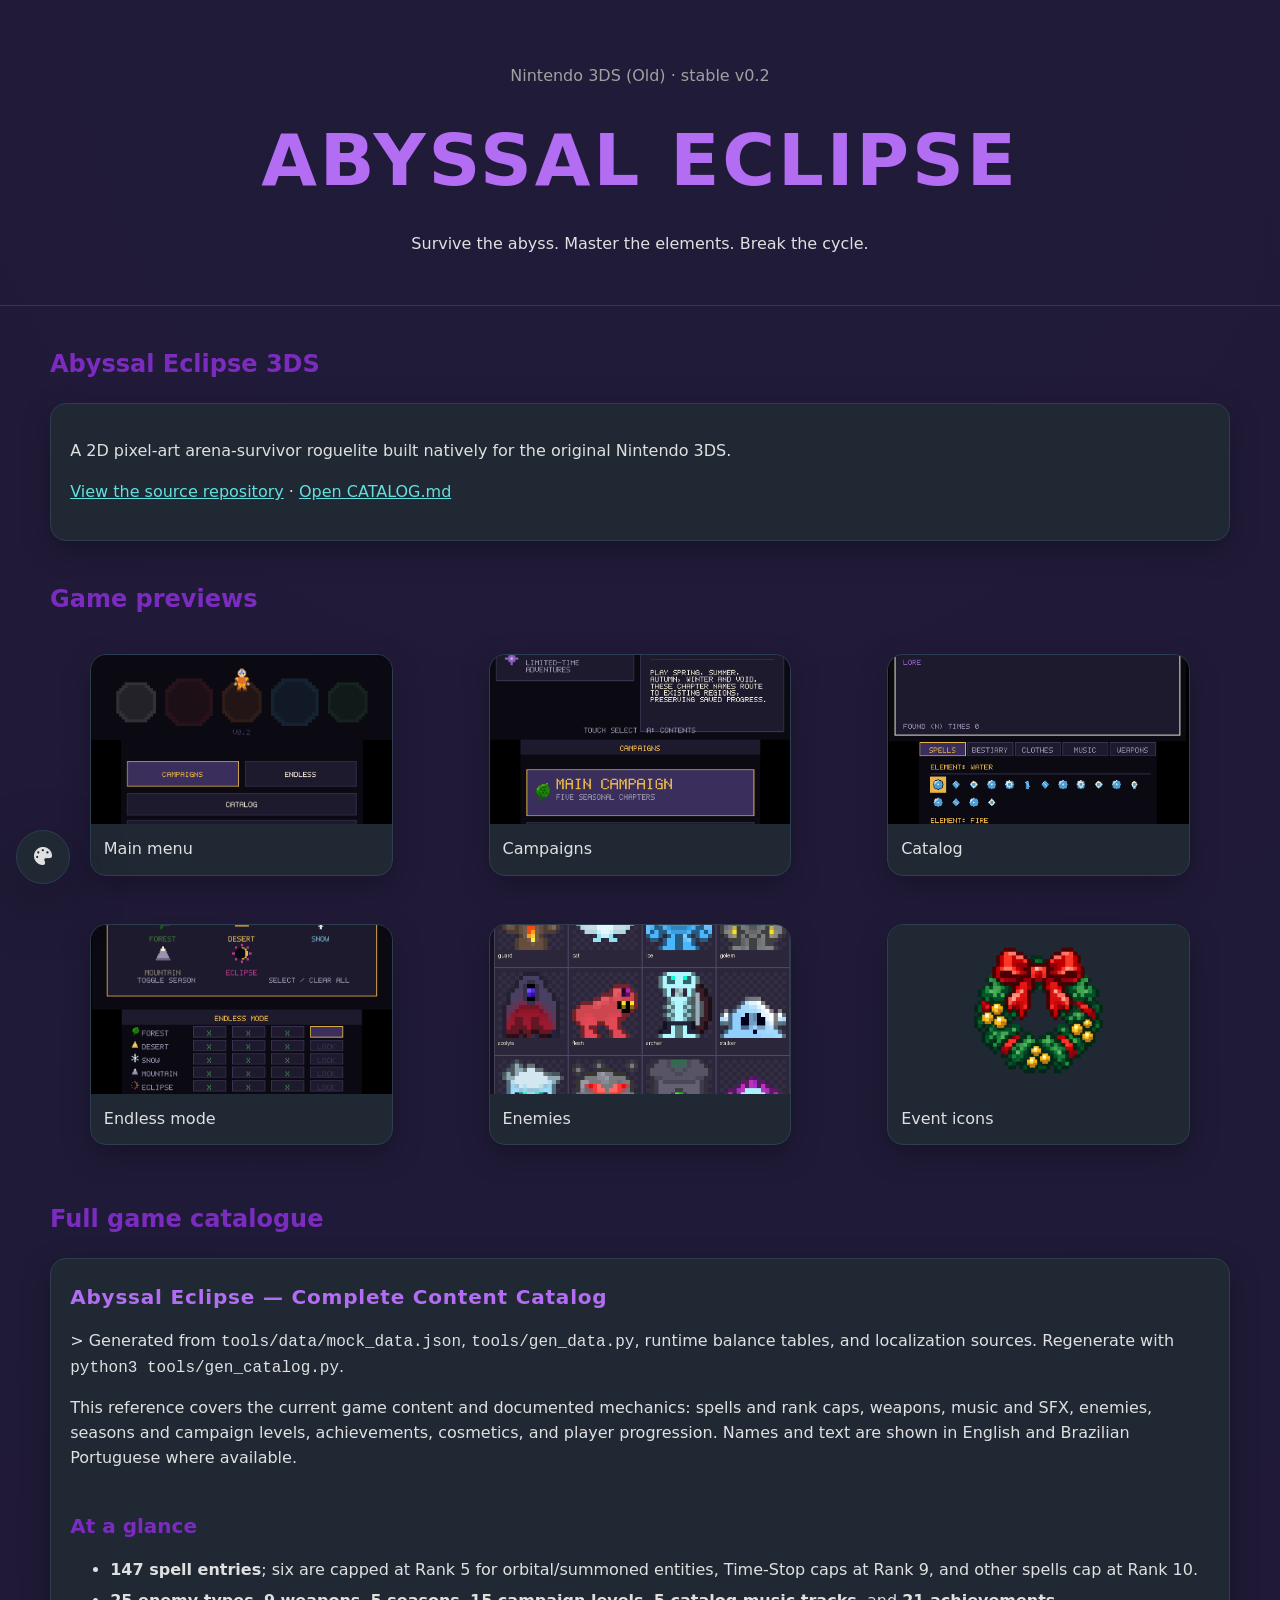
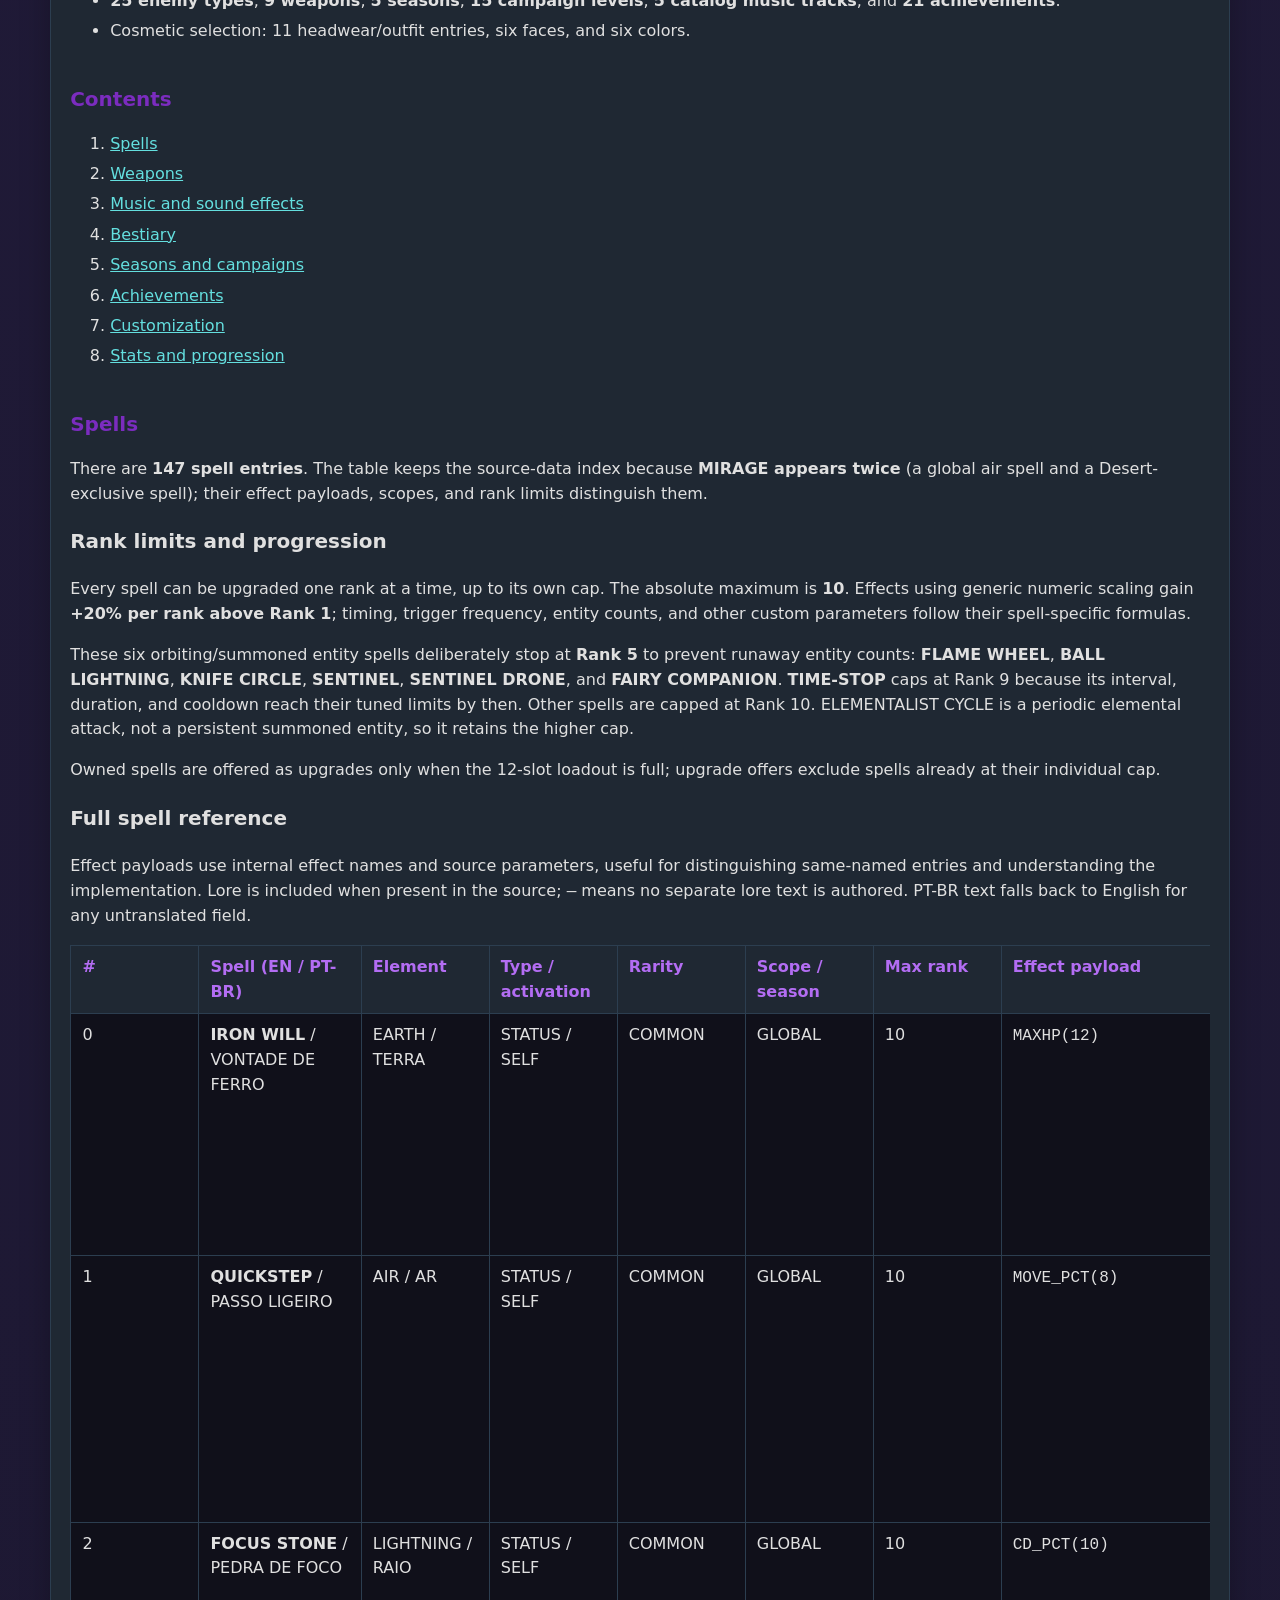
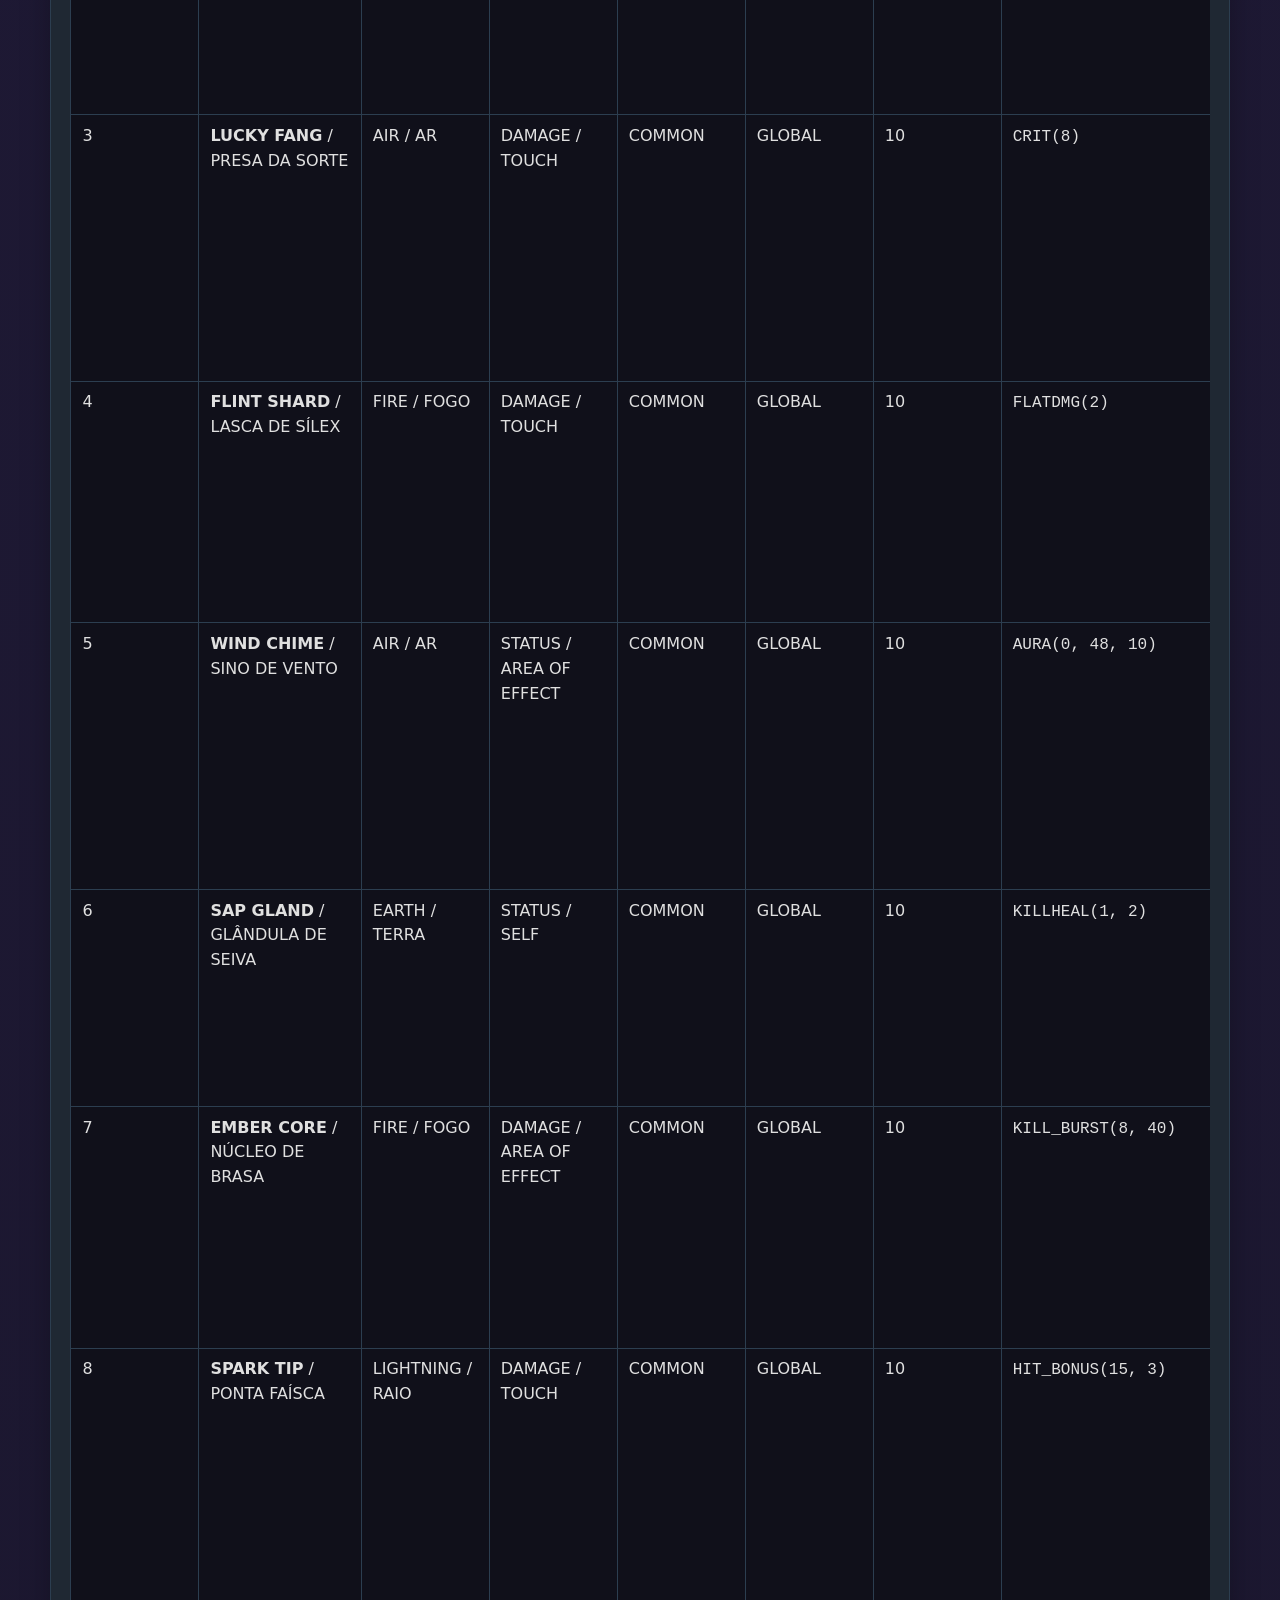
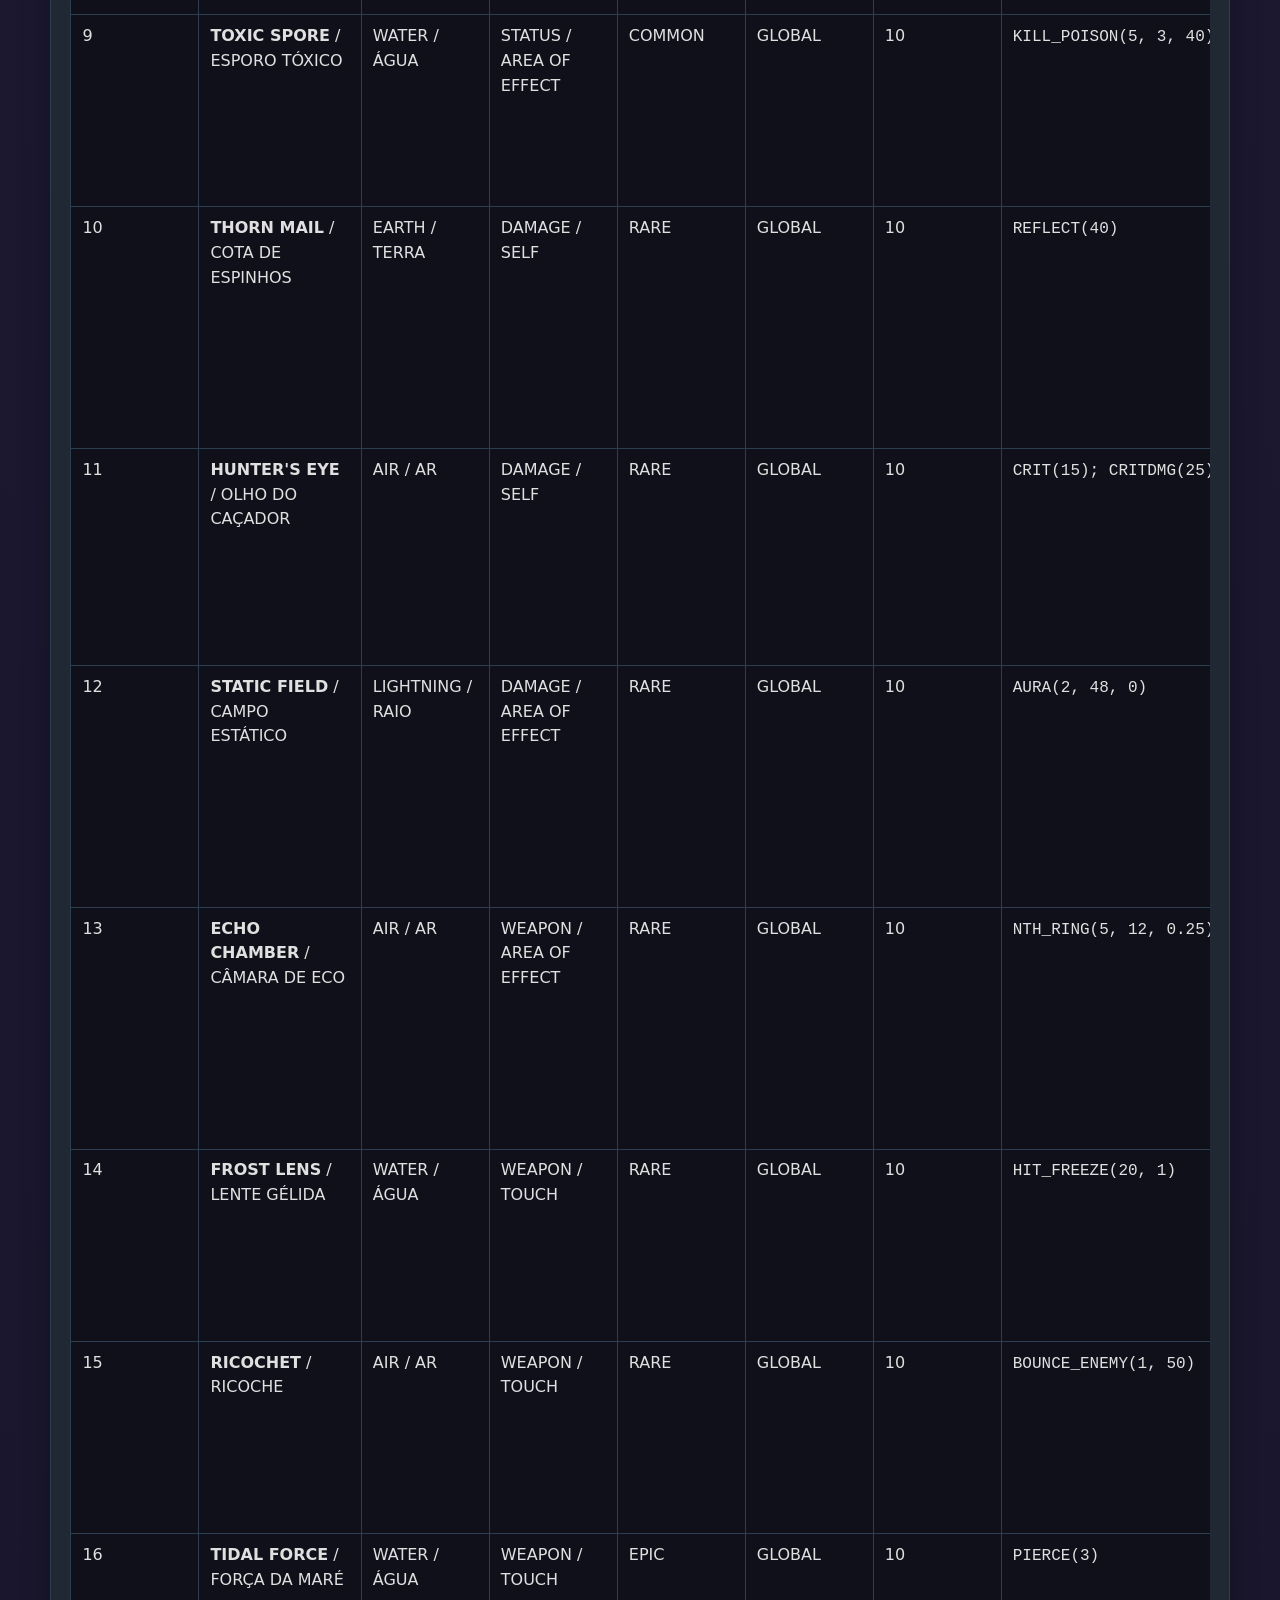
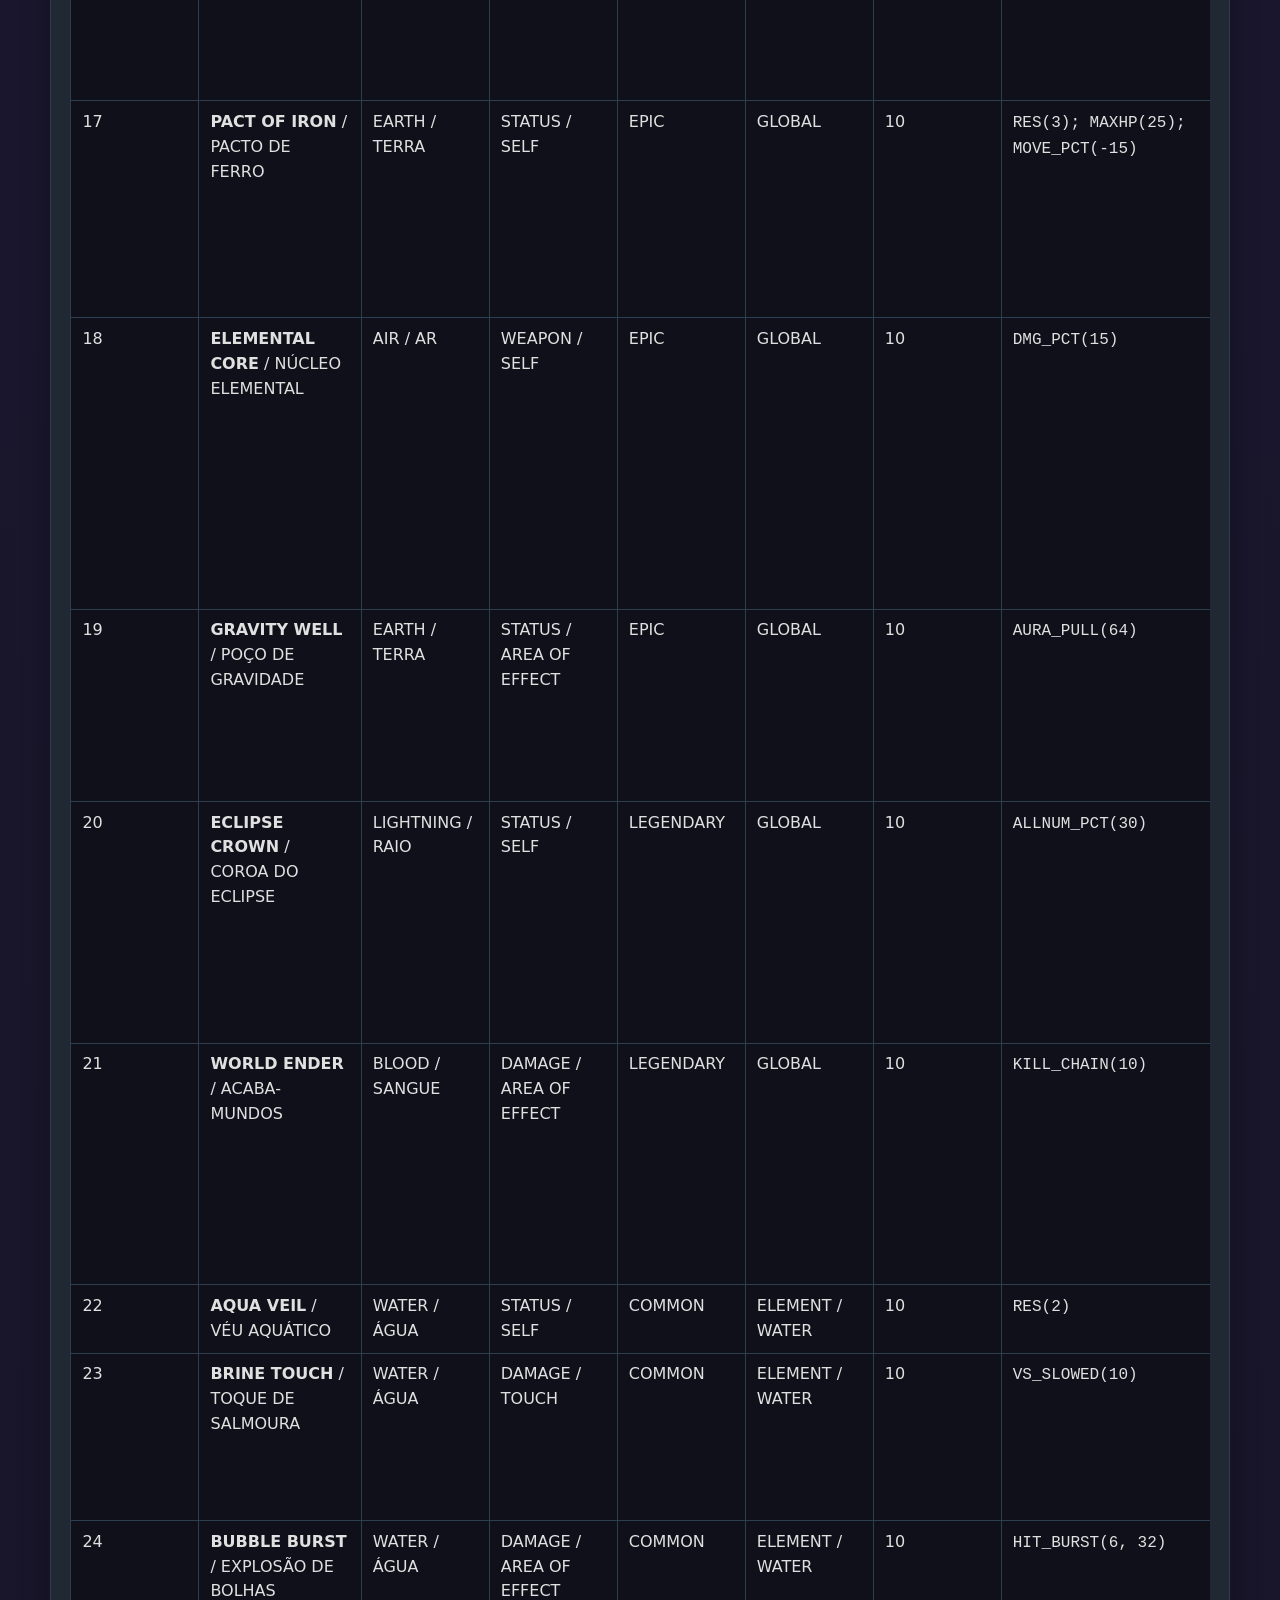
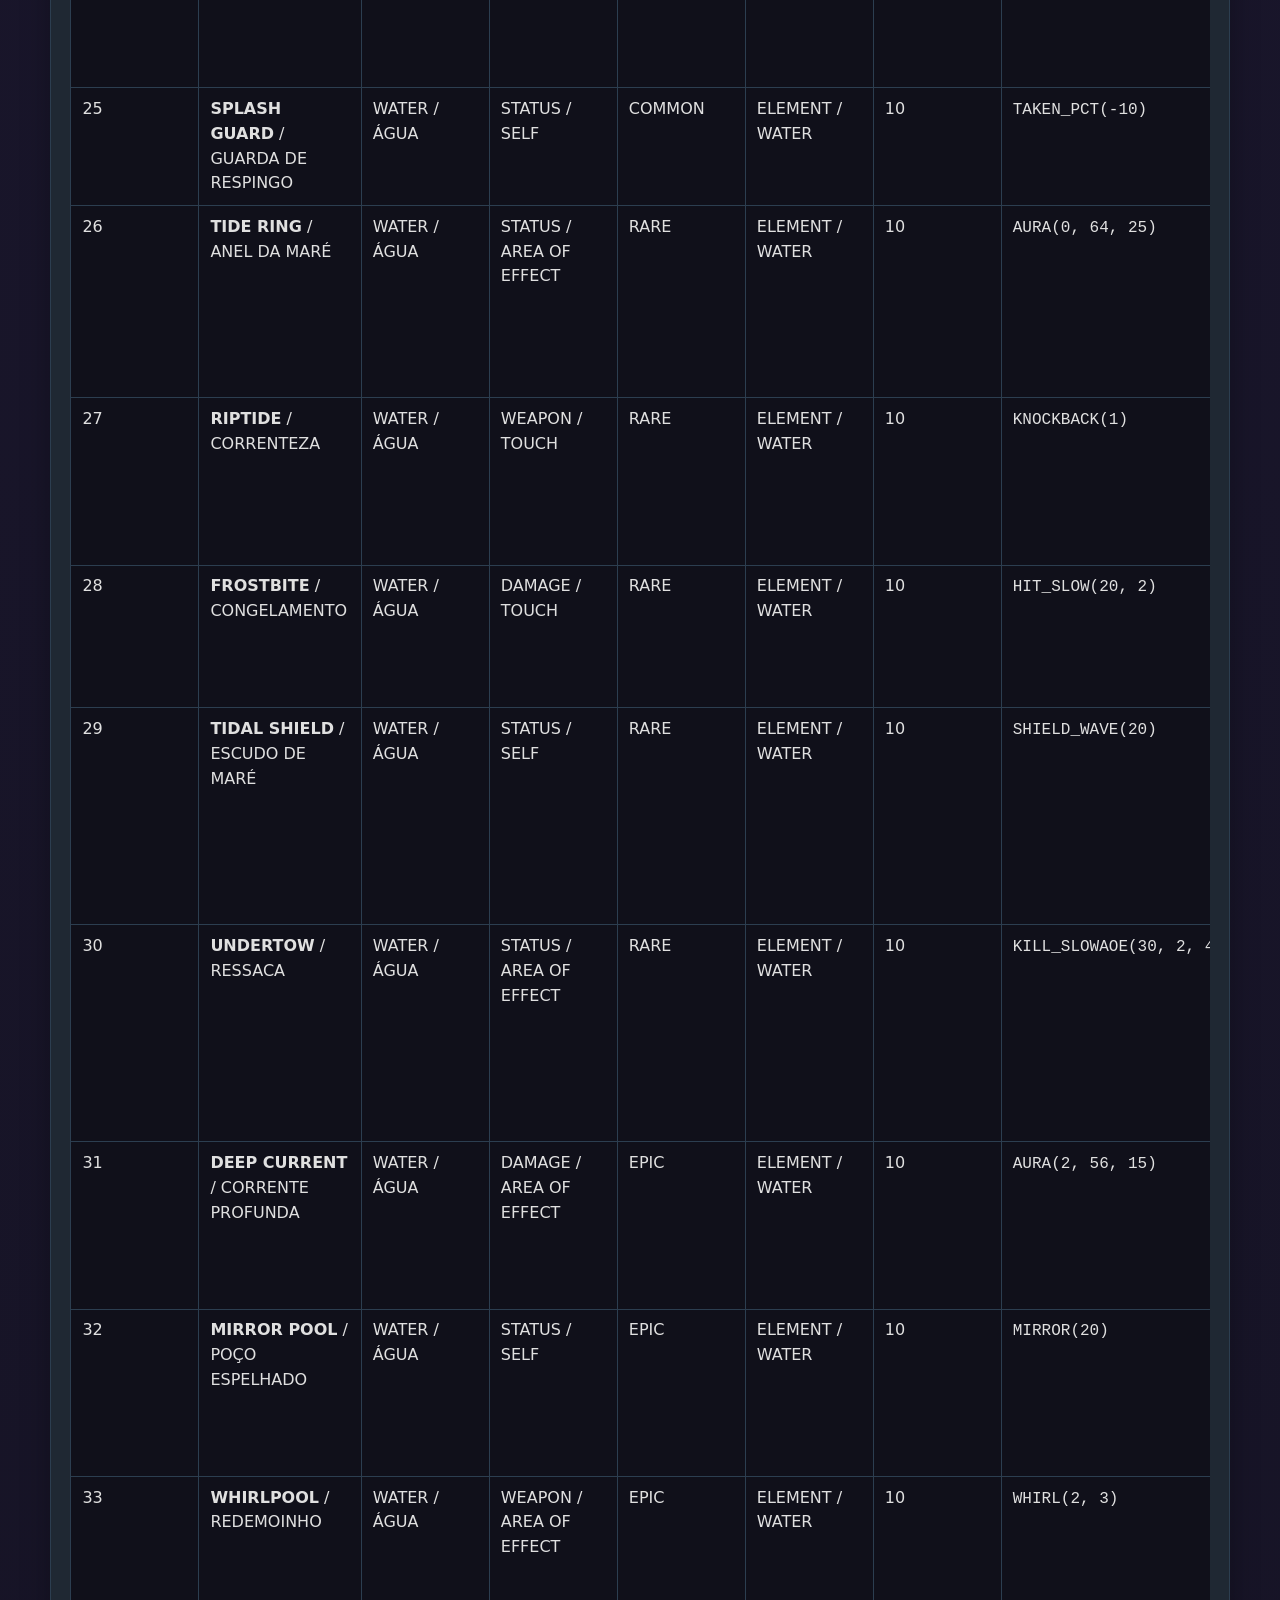
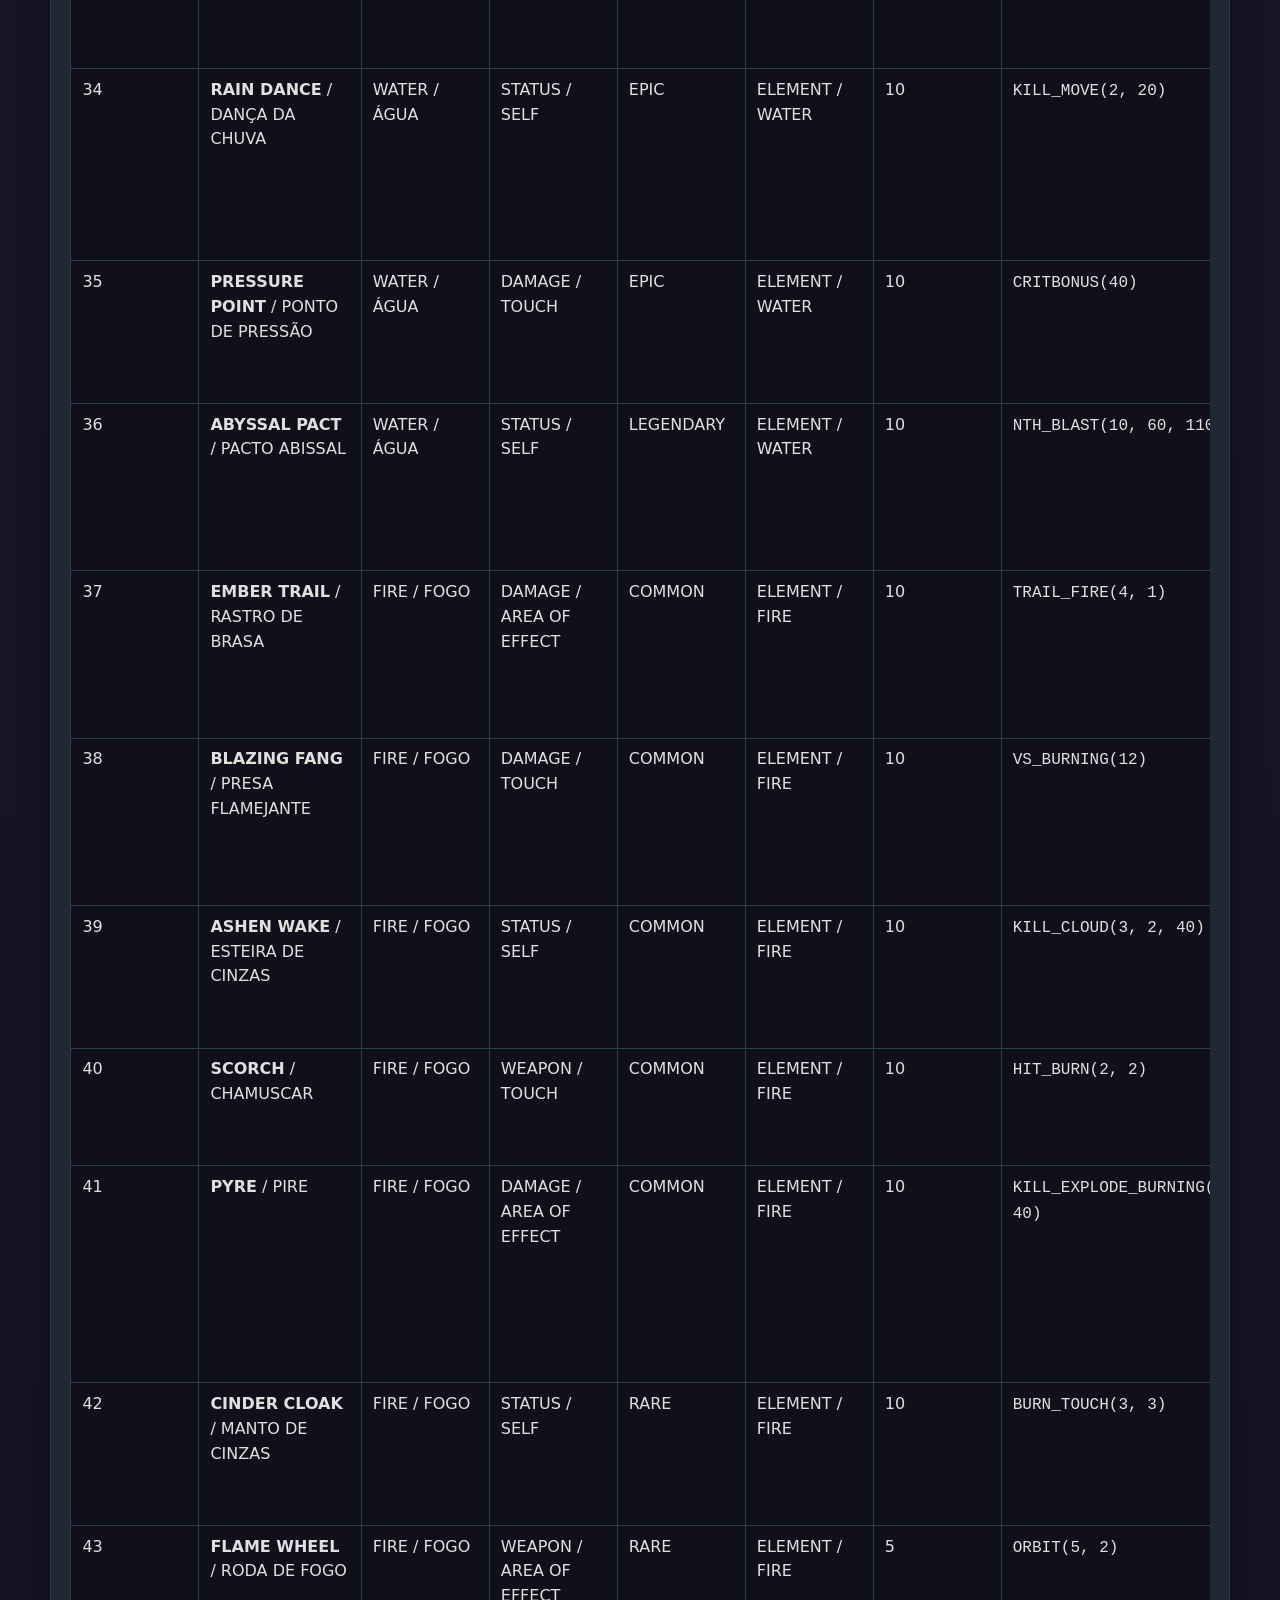
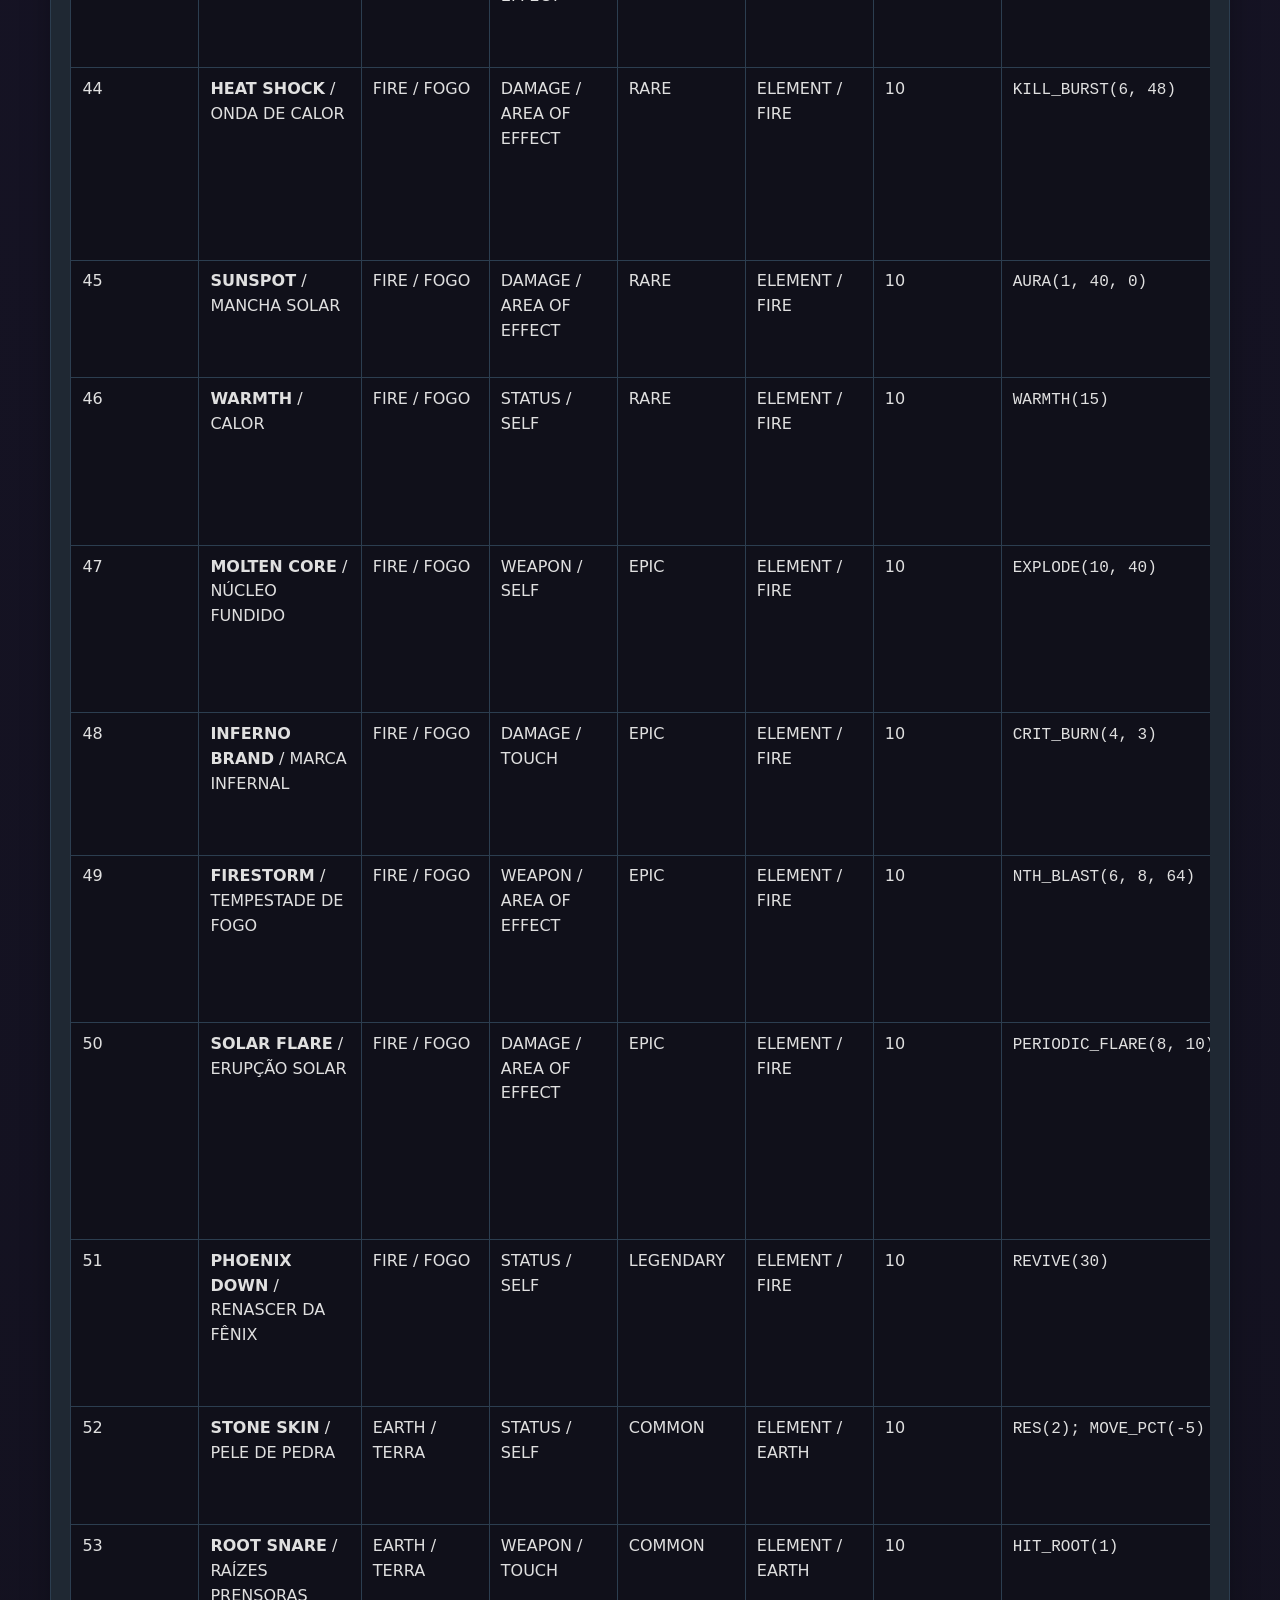
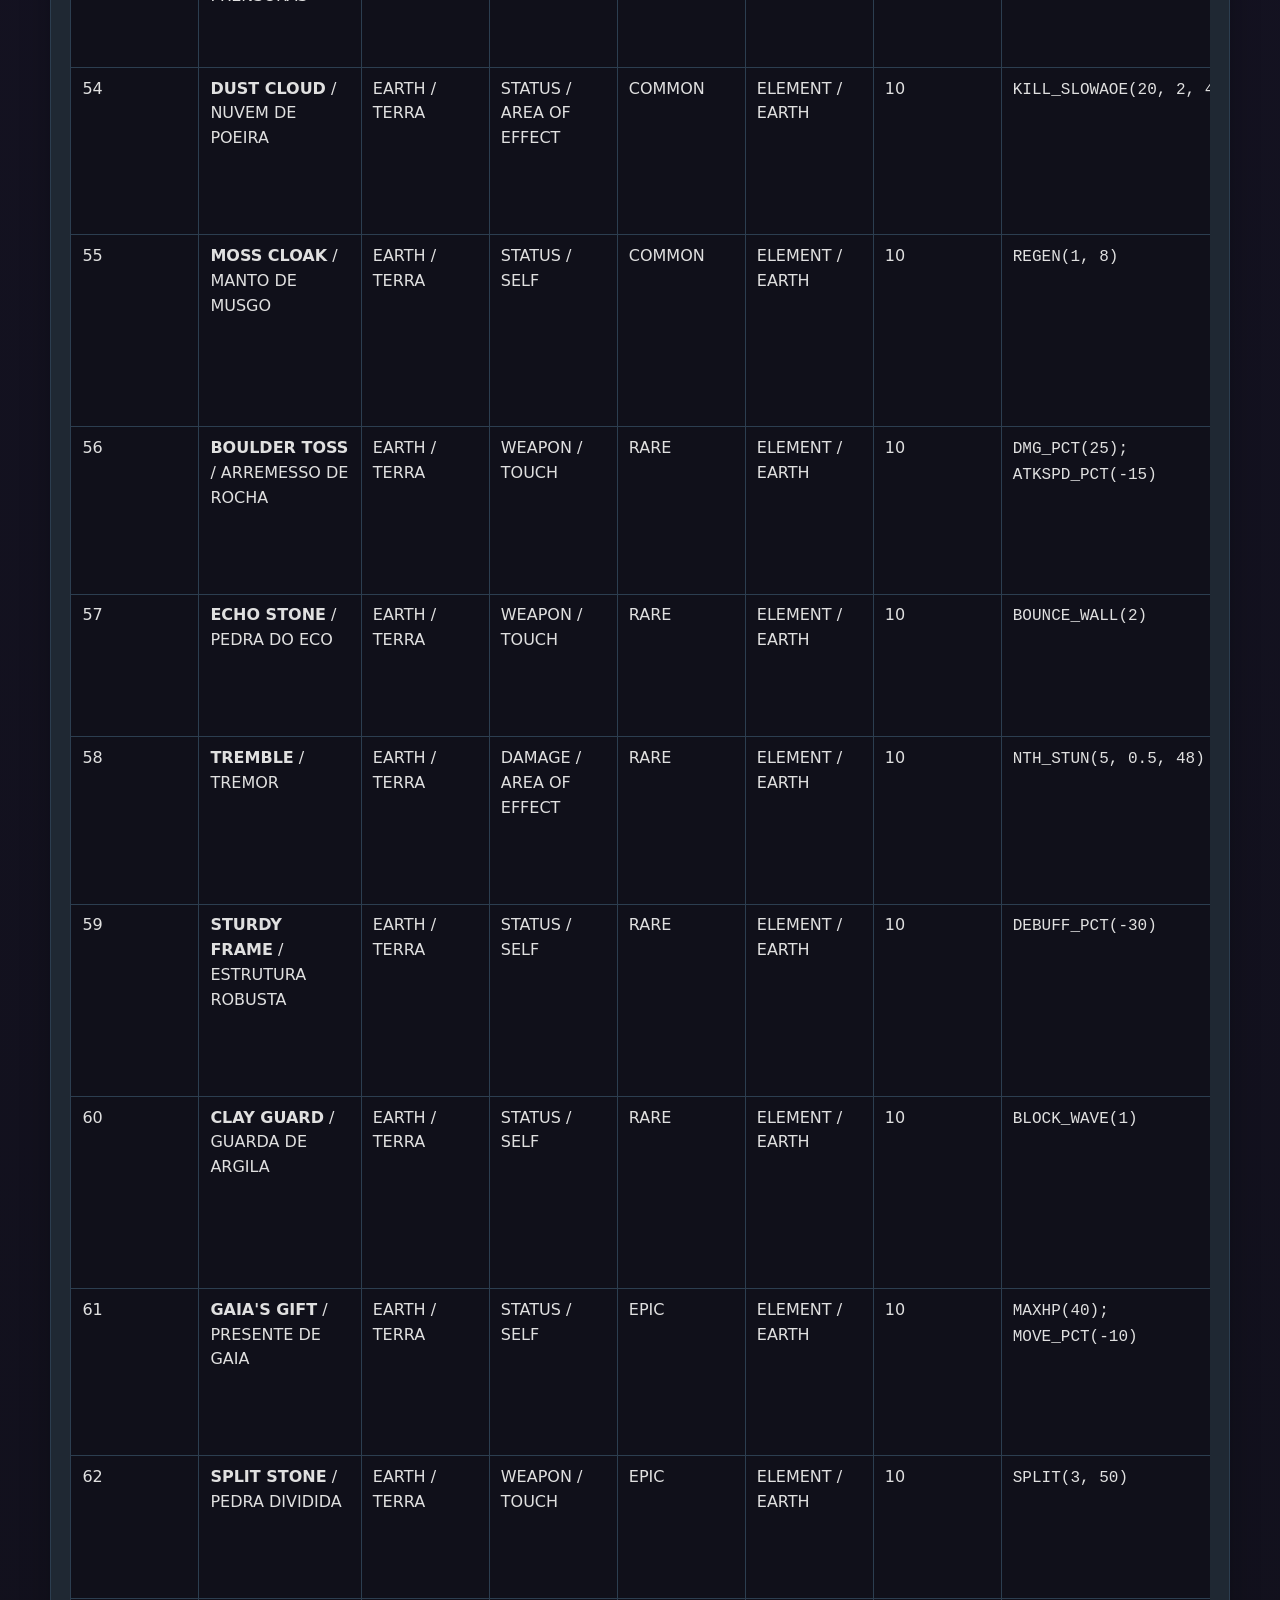
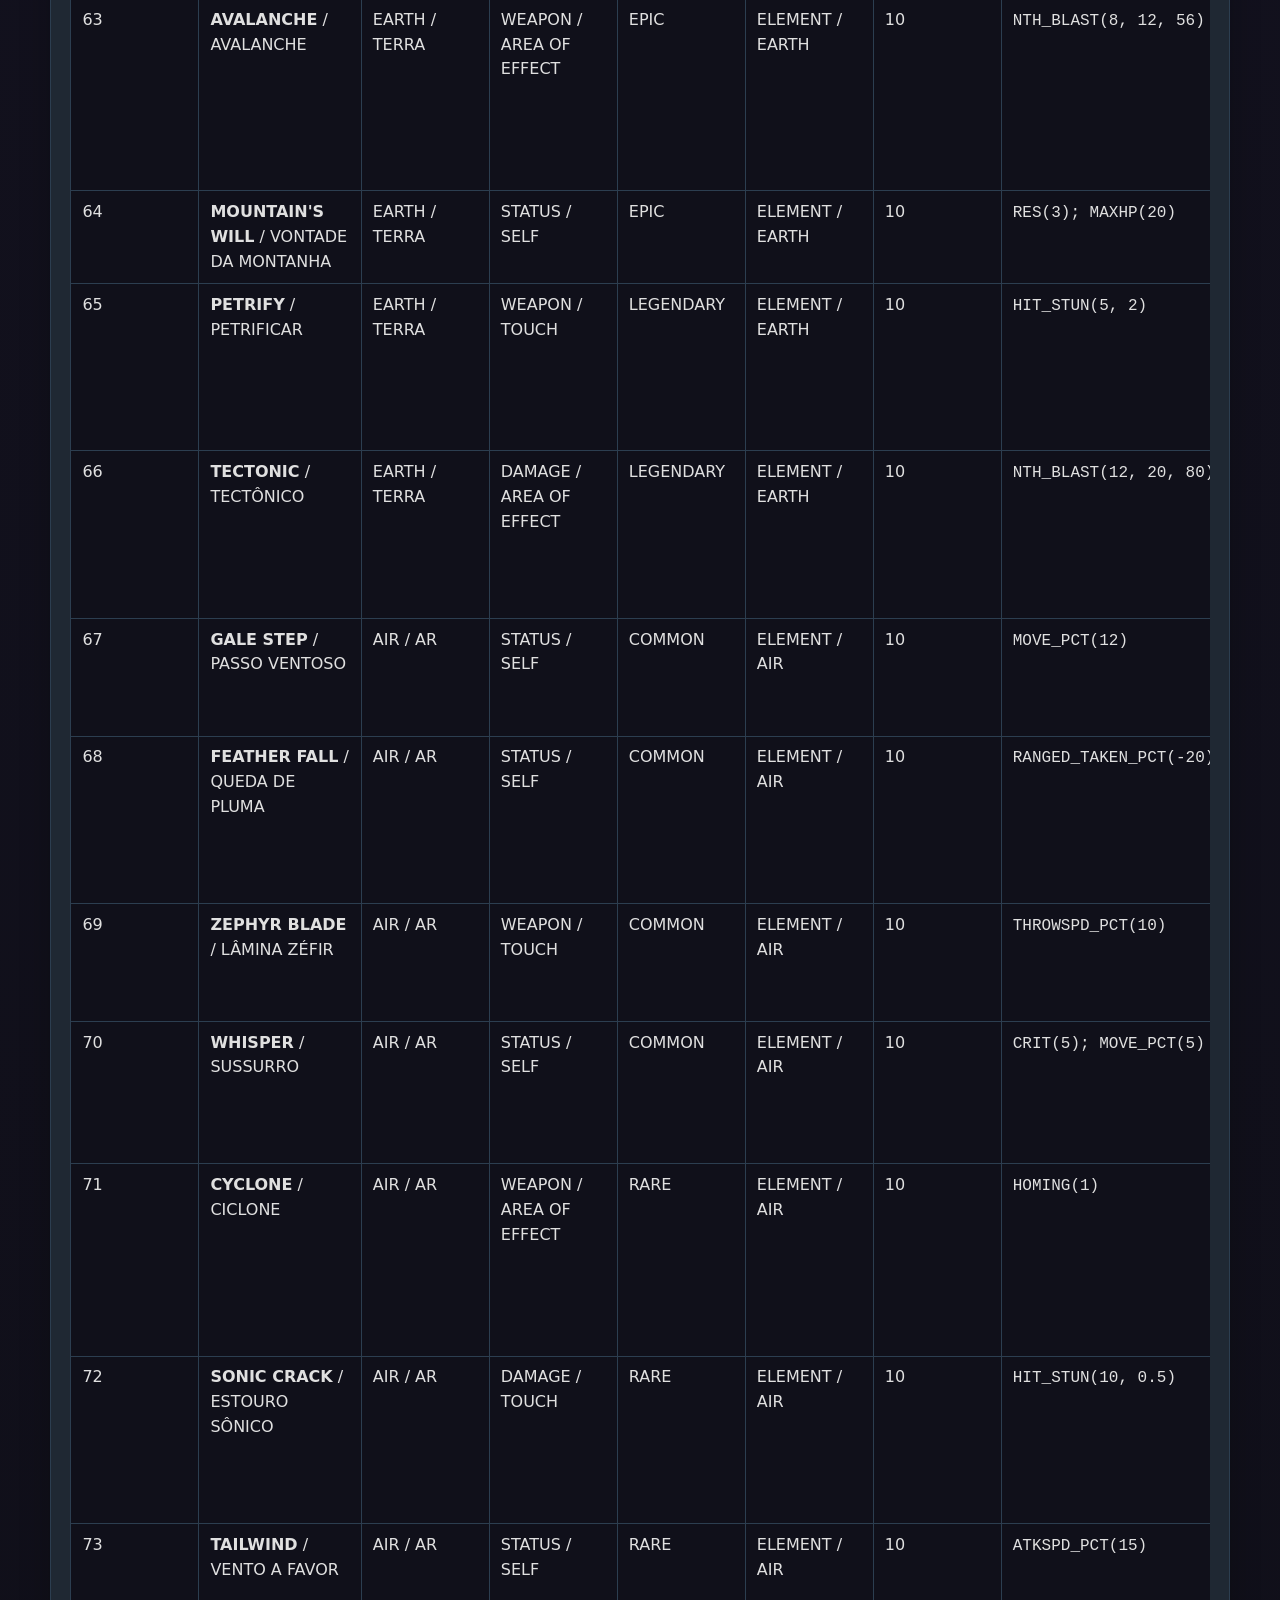
<file: index.html>
<!doctype html>
<html lang="en" class="skin-default theme-dark palette-a">
  <head>
    <meta charset="utf-8" />
    <meta name="viewport" content="width=device-width, initial-scale=1" />
    <meta name="description" content="Abyssal Eclipse 3DS stable v0.2" />
    <title>Abyssal Eclipse 3DS · v0.2</title>
    <link rel="stylesheet" href="universal-global.css" />
    <link rel="stylesheet" href="https://cdnjs.cloudflare.com/ajax/libs/font-awesome/6.4.2/css/all.min.css" />
    <style>
      :root {
        --color-bg: #0b0c10;
        --color-surface: #171827;
        --color-surface-raised: #24243a;
        --color-surface-inset: #10101a;
        --color-text: #eeeafa;
        --color-text-muted: #ada8bf;
        --color-text-subtle: #89839a;
        --color-border: #40395d;
        --color-border-strong: #7664a4;
        --color-primary: #a77bff;
        --color-primary-strong: #d2bfff;
        --color-primary-text: #120c20;
        --color-accent: #55e6d1;
        --color-accent-text: #061c19;
        --color-focus: #ffe28a;
        --color-success: #70e09b;
        --color-warning: #ffd166;
        --color-danger: #ff718d;
        --color-info: #71b7ff;
        --color-shadow: 0 10px 30px #0004;
        --content-max: 1180px;
        font:
          16px/1.55 system-ui,
          sans-serif;
        color-scheme: dark;
      }
      .theme-light {
        --color-bg: #f5f3fa;
        --color-surface: #fff;
        --color-surface-raised: #eeeafa;
        --color-surface-inset: #f1eef7;
        --color-text: #211d2d;
        --color-text-muted: #5e586c;
        --color-text-subtle: #777080;
        --color-border: #c6bdd8;
        --color-border-strong: #8c78a9;
        --color-primary: #6331b8;
        --color-primary-strong: #47208c;
        --color-primary-text: #fff;
        --color-accent: #087d70;
        --color-accent-text: #fff;
        --color-focus: #8a5cf6;
        --color-success: #237a45;
        --color-warning: #8c5b00;
        --color-danger: #a51f43;
        --color-info: #1d5e9e;
        --color-shadow: 0 10px 30px #0002;
        color-scheme: light;
      }
      .palette-b {
        --color-primary: #ff6f91;
        --color-primary-strong: #c73a62;
        --color-accent: #ffbd69;
      }
      .palette-c {
        --color-primary: #55b7ff;
        --color-primary-strong: #1978c4;
        --color-accent: #8ff0ff;
      }
      .palette-d {
        --color-primary: #e7bd59;
        --color-primary-strong: #a67911;
        --color-accent: #ff8a65;
      }
      .skin-cyberpunk {
        --color-primary: #00e5ff;
        --color-primary-strong: #8fffff;
        --color-accent: #ff3bd4;
      }
      .skin-discord {
        --color-primary: #5865f2;
        --color-primary-strong: #9da7ff;
        --color-accent: #23d6a5;
      }
      .skin-solo-leveling {
        --color-primary: #7f6cff;
        --color-primary-strong: #bcb3ff;
        --color-accent: #58c7ff;
      }
      .skin-xbox-360 {
        --color-primary: #6fdc3c;
        --color-primary-strong: #b5ff8c;
        --color-accent: #f4d35e;
      }
      .skin-windows-xp {
        --color-primary: #2d72d9;
        --color-primary-strong: #8dbaff;
        --color-accent: #f6c343;
      }
      .skin-piece-ocean {
        --color-primary: #087d70;
        --color-primary-strong: #42d6c1;
        --color-accent: #70b7e8;
      }
      .skin-kaiju-war {
        --color-primary: #258dff;
        --color-primary-strong: #9ed0ff;
        --color-accent: #4df5ff;
      }
      * {
        box-sizing: border-box;
      }
      body {
        margin: 0;
        background: radial-gradient(
          circle at top,
          #211b3a,
          var(--color-bg) 42%
        );
        color: var(--color-text);
      }
      a {
        color: var(--color-accent);
      }
      .wrap {
        width: min(calc(100% - 2rem), var(--content-max));
        margin: auto;
      }
      header {
        padding: 3rem 0 2rem;
        border-bottom: 1px solid var(--color-border);
        text-align: center;
      }
      h1 {
        margin: 0.2rem 0;
        color: var(--color-primary-strong);
        font-size: clamp(2rem, 6vw, 4.5rem);
        letter-spacing: 0.04em;
      }
      h2 {
        color: var(--color-primary);
        margin-top: 2.5rem;
      }
      .muted {
        color: var(--color-text-muted);
      }
      nav {
        display: flex;
        flex-wrap: wrap;
        gap: 0.6rem;
        justify-content: center;
        margin: 1.2rem 0;
      }
      button {
        background: var(--color-surface-raised);
        border: 1px solid var(--color-border);
        border-radius: 0.6rem;
        color: var(--color-text);
        padding: 0.65rem 1rem;
        cursor: pointer;
      }
      button:hover,
      button[aria-pressed="true"] {
        border-color: var(--color-primary);
        color: var(--color-primary-strong);
      }
      button:focus-visible,
      a:focus-visible {
        outline: 3px solid var(--color-focus);
        outline-offset: 3px;
      }
      .panel {
        background: var(--color-surface);
        border: 1px solid var(--color-border);
        border-radius: 1rem;
        padding: 1.2rem;
        box-shadow: 0 10px 30px #0004;
      }
      .grid {
        display: grid;
        grid-template-columns: repeat(auto-fit, minmax(min(100%, 18rem), 1fr));
        gap: 1rem;
      }
      .preview {
        overflow: hidden;
        padding: 0;
      }
      .preview img {
        display: block;
        width: 100%;
        aspect-ratio: 16/9;
        object-fit: cover;
        background: var(--color-surface-raised);
      }
      .preview figcaption {
        padding: 0.8rem;
      }
      .md {
        overflow: auto;
      }
      .md h1,
      .md h2,
      .md h3 {
        font-size: 1.25rem;
      }
      .md h1,
      .md h2,
      .md h3 {
        scroll-margin-top: 1rem;
      }
      .md table {
        width: 100%;
        border-collapse: collapse;
        display: block;
        overflow-x: auto;
        background: var(--color-surface-inset);
      }
      .md th,
      .md td {
        border: 1px solid var(--color-border);
        padding: 0.55rem 0.7rem;
        text-align: left;
        vertical-align: top;
        min-width: 8rem;
      }
      .md th {
        background: var(--color-surface-raised);
        color: var(--color-primary-strong);
      }
      .md pre {
        background: var(--color-surface-raised);
        padding: 1rem;
        white-space: pre-wrap;
      }
      .md code {
        font-family: ui-monospace, monospace;
      }
      .md li {
        margin: 0.35rem 0;
      }
      .status {
        color: var(--color-text-muted);
        white-space: pre-wrap;
      }
      .warning {
        border-left: 4px solid var(--color-accent);
        padding-left: 1rem;
      }
      .ai {
        font-size: 0.9rem;
        color: var(--color-text-muted);
        margin: 2rem 0;
        padding: 1rem 0;
        border-top: 1px solid var(--color-border);
      }
      dialog {
        max-width: min(92vw, 30rem);
        width: 30rem;
        background: var(--color-surface);
        color: var(--color-text);
        border: 1px solid var(--color-primary);
        border-radius: 1rem;
        padding: 0;
        box-shadow: 0 20px 80px #0009;
      }
      dialog::backdrop {
        background: #05040a99;
      }
      .window {
        padding: 1.2rem;
      }
      .window header {
        padding: 0 0 1rem;
        text-align: left;
      }
      .window-controls {
        display: flex;
        gap: 0.3rem;
        justify-content: flex-end;
      }
      .window-controls button {
        padding: 0.25rem 0.55rem;
      }
      .appearance-grid {
        display: grid;
        grid-template-columns: 1fr 1fr;
        gap: 0.7rem;
      }
      .appearance-grid button {
        width: 100%;
      }
      @media (prefers-reduced-motion: reduce) {
        * {
          scroll-behavior: auto !important;
          transition: none !important;
        }
      }
    </style>
  </head>
  <body>
    <header>
      <div class="wrap">
        <p class="muted">Nintendo 3DS (Old) · stable v0.2</p>
        <h1>ABYSSAL ECLIPSE</h1>
        <p id="tagline">
          Survive the abyss. Master the elements. Break the cycle.
        </p>
      </div>
    </header>
    <main class="wrap">
      <section aria-labelledby="about">
        <h2 id="about">Abyssal Eclipse 3DS</h2>
        <div class="panel">
          <p id="intro">
            A 2D pixel-art arena-survivor roguelite built natively for the
            original Nintendo 3DS.
          </p>
          <p>
            <a href="https://github.com/MrJuaumBR/AbyssalEclipse3DS"
              >View the source repository</a
            >
            · <a href="CATALOG.md">Open CATALOG.md</a>
          </p>
        </div>
      </section>
      <section aria-labelledby="previews">
        <h2 id="previews">Game previews</h2>
        <div id="preview-grid" class="grid"></div>
      </section>
      <section aria-labelledby="catalog">
        <h2 id="catalog">Full game catalogue</h2>
        <article id="catalog-content" class="panel md">
          <p class="status">Loading CATALOG.md…</p>
        </article>
      </section>
      <section aria-labelledby="changelog">
        <h2 id="changelog">Changelog</h2>
        <article id="notes" class="panel md">
          <p class="status">Loading romfs/note.txt…</p>
        </article>
        <h2>AI change log</h2>
        <article id="changes" class="panel md">
          <p class="status">Loading AI_Changes.md…</p>
        </article>
      </section>
      <p class="ai">
        <strong>AI-assisted project:</strong> game design, art and programming
        remain credited to MrJuaumBR. AI assistance used DeepSeek, Claude and
        Manus AI. Human-authored art is preserved.
      </p>
    </main>
    <script>
      const $ = (s) => document.querySelector(s),
        VALID = {
          skins: [
            "default",
            "cyberpunk",
            "discord",
            "solo-leveling",
            "xbox-360",
            "windows-xp",
            "piece-ocean",
            "kaiju-war",
          ],
          modes: ["dark", "light"],
          palettes: ["a", "b", "c", "d"],
        };
      function normalizeTheme(input = {}) {
        return {
          skin: VALID.skins.includes(input.skin) ? input.skin : "default",
          mode: VALID.modes.includes(input.mode) ? input.mode : "dark",
          palette: VALID.palettes.includes(input.palette) ? input.palette : "a",
          effects: {
            animatedBorder: input.effects?.animatedBorder !== false,
            backgroundMotion: input.effects?.backgroundMotion !== false,
          },
        };
      }
      let saved = {};
      try {
        saved = JSON.parse(localStorage.getItem("ecosystemTheme") || "{}");
      } catch (e) {}
      const state = normalizeTheme(saved);
      state.lang = localStorage.getItem("ae:lang") || "en";
      function apply() {
        document.body.className = `skin-${state.skin} theme-${state.mode} palette-${state.palette}`;
        document.documentElement.className = state.effects.backgroundMotion
          ? ""
          : "reduced-effects";
        document.documentElement.lang = state.lang;
        localStorage.setItem(
          "ecosystemTheme",
          JSON.stringify({
            skin: state.skin,
            mode: state.mode,
            palette: state.palette,
            effects: state.effects,
          }),
        );
        localStorage.setItem("ae:lang", state.lang);
        // $("#lang").textContent =
        //   state.lang === "en" ? "Português (Brasil)" : "English (US)";
        $("#intro").textContent =
          state.lang === "en"
            ? "A 2D pixel-art arena-survivor roguelite built natively for the original Nintendo 3DS."
            : "Um roguelite de arena e sobrevivência em pixel art, desenvolvido nativamente para o Nintendo 3DS original.";
      }
      apply();
    //   $("#lang").onclick = () => {
    //     state.lang = state.lang === "en" ? "pt-BR" : "en";
    //     apply();
    //   };
      document.querySelectorAll("[data-mode]").forEach(
        (b) =>
          (b.onclick = () => {
            state.mode = b.dataset.mode;
            apply();
          }),
      );
      document.querySelectorAll("[data-palette]").forEach(
        (b) =>
          (b.onclick = () => {
            state.palette = b.dataset.palette;
            apply();
          }),
      );
      function esc(s) {
        return s
          .replace(/&/g, "&amp;")
          .replace(/</g, "&lt;")
          .replace(/>/g, "&gt;");
      }
      function slug(s) {
        return s
          .toLowerCase()
          .normalize("NFKD")
          .replace(/[\u0300-\u036f]/g, "")
          .replace(/[^a-z0-9\s-]/g, "")
          .trim()
          .replace(/\s+/g, "-");
      }
      function inline(s) {
        return esc(s)
          .replace(/\[([^\]]+)\]\(([^)]+)\)/g, '<a href="$2">$1</a>')
          .replace(/`([^`]+)`/g, "<code>$1</code>")
          .replace(/\*\*([^*]+)\*\*/g, "<strong>$1</strong>");
      }
      function cells(s) {
        return s
          .trim()
          .replace(/^\|/, "")
          .replace(/\|$/, "")
          .split("|")
          .map((x) => x.trim());
      }
      function md(src) {
        const lines = src.replace(/\r/g, "").split("\n"),
          out = [];
        let code = false,
          list = null;
        for (let i = 0; i < lines.length; i++) {
          const raw = lines[i],
            t = raw.trim();
          if (t.startsWith("```")) {
            if (code) out.push("</pre>");
            else out.push("<pre>");
            code = !code;
            continue;
          }
          if (code) {
            out.push(esc(raw));
            continue;
          }
          if (!t) {
            if (list) {
              out.push(`</${list}>`);
              list = null;
            }
            continue;
          }
          let m = raw.match(/^(#{1,6})\s+(.*)$/);
          if (m) {
            if (list) {
              out.push(`</${list}>`);
              list = null;
            }
            const text = m[2].replace(/[#].*$/, "").trim();
            out.push(
              `<h${m[1].length} id="${slug(text)}">${inline(text)}</h${m[1].length}>`,
            );
            continue;
          }
          if (
            t.includes("|") &&
            i + 1 < lines.length &&
            /^\s*\|?\s*:?-{3,}/.test(lines[i + 1])
          ) {
            const head = cells(raw);
            const body = [];
            i += 2;
            while (
              i < lines.length &&
              lines[i].trim().includes("|") &&
              lines[i].trim()
            ) {
              body.push(cells(lines[i++]));
            }
            i--;
            out.push(
              `<div class="table-scroll"><table><thead><tr>${head.map((x) => `<th>${inline(x)}</th>`).join("")}</tr></thead><tbody>${body.map((r) => `<tr>${head.map((_, j) => `<td>${inline(r[j] || "")}</td>`).join("")}</tr>`).join("")}</tbody></table></div>`,
            );
            continue;
          }
          m = raw.match(/^([-*+]\s+|\d+\.\s+)(.*)$/);
          if (m) {
            const type = /\d/.test(m[1]) ? "ol" : "ul";
            if (list !== type) {
              if (list) out.push(`</${list}>`);
              out.push(`<${type}>`);
              list = type;
            }
            out.push(`<li>${inline(m[2])}</li>`);
            continue;
          }
          if (list) {
            out.push(`</${list}>`);
            list = null;
          }
          out.push(`<p>${inline(t)}</p>`);
        }
        if (list) out.push(`</${list}>`);
        if (code) out.push("</pre>");
        return out.join("");
      }
      async function load(id, url) {
        try {
          const r = await fetch(url);
          if (!r.ok) throw Error(r.status);
          $(id).innerHTML = md(await r.text());
        } catch (e) {
          $(id).innerHTML =
            `<p class="warning">Unable to load <code>${url}</code>. GitHub Pages must serve this page over HTTP; opening index.html directly as file:// prevents fetch from loading local Markdown.</p><p><a href="${url}">Open the source file directly</a></p>`;
        }
      }
      load("#catalog-content", "CATALOG.md");
      load("#notes", "romfs/note.txt");
      load("#changes", "AI_Changes.md");
      const previews = [
        ["Main menu", "data/main-menu.png"],
        ["Campaigns", "data/campaigns.png"],
        ["Catalog", "data/catalog.png"],
        ["Endless mode", "data/endless.png"],
        ["Enemies", "previews/enemy_sheet.png"],
        ["Event icons", "previews/event-christmas.png"],
      ];
      $("#preview-grid").innerHTML = previews
        .map(
          ([n, src]) =>
            `<figure class="panel preview"><img loading="lazy" src="${src}" alt="${n} preview"><figcaption>${n}</figcaption></figure>`,
        )
        .join("");
    </script>
    <script src="universal-global.js" defer></script>
  </body>
</html>
</file>
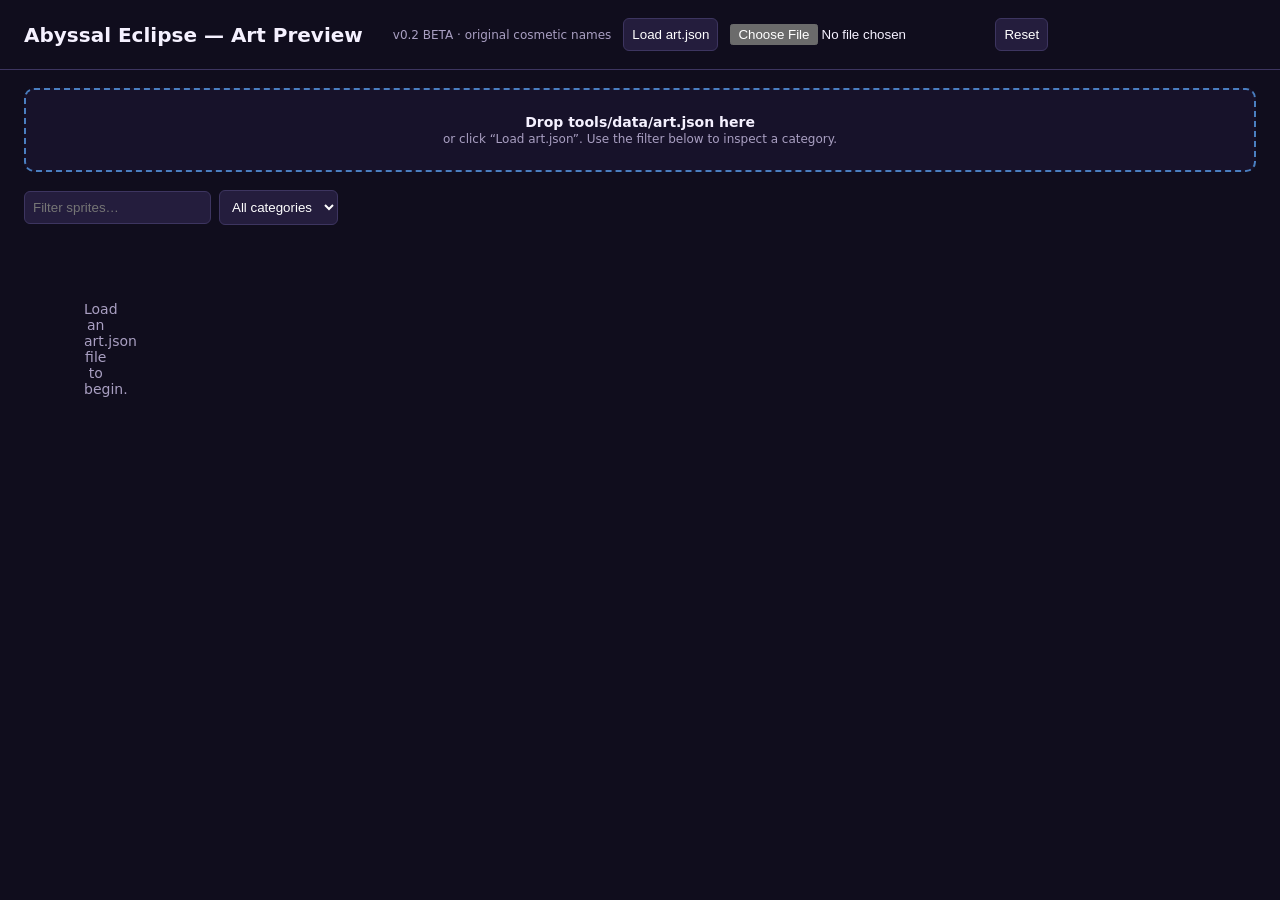
<file: preview.html>
<!doctype html>
<html lang="en"><head><meta charset="utf-8"><meta name="viewport" content="width=device-width,initial-scale=1"><title>Abyssal Eclipse — Art Preview</title>
<style>:root{color-scheme:dark}body{margin:0;background:#100d1d;color:#f5f1ff;font:14px system-ui,sans-serif}.top{padding:18px 24px;border-bottom:1px solid #3d3560;display:flex;gap:12px;align-items:center;flex-wrap:wrap}.top h1{font-size:20px;margin:0 18px 0 0}.muted{color:#a99fc2;font-size:12px}.control{background:#241d3d;border:1px solid #3d3560;color:#fff;border-radius:6px;padding:8px}.drop{margin:18px 24px;padding:24px;text-align:center;border:2px dashed #4a7fc1;border-radius:10px;background:#17122a}.drop.over{background:#2b2350}.drop input{display:none}.toolbar{display:flex;gap:8px;align-items:center;flex-wrap:wrap;padding:0 24px 16px}.grid{display:grid;grid-template-columns:repeat(auto-fill,minmax(130px,1fr));gap:12px;padding:0 24px 24px}.card{background:#1b1630;border:1px solid #3d3560;border-radius:8px;padding:10px;min-height:130px;display:flex;flex-direction:column;align-items:center;justify-content:center}.card:hover{border-color:#7db7ff}.card svg{width:96px;height:96px;image-rendering:pixelated;background:#0b0a12}.name{margin-top:8px;color:#c9c0dc;font:12px ui-monospace,monospace;text-align:center;word-break:break-word}.empty{text-align:center;color:#a99fc2;padding:60px}</style></head>
<body><header class="top"><h1>Abyssal Eclipse — Art Preview</h1><span class="muted">v0.2 BETA · original cosmetic names</span><button class="control" id="open">Load art.json</button><input id="file" type="file" accept=".json"><button class="control" id="reset">Reset</button></header>
<div class="drop" id="drop"><strong>Drop tools/data/art.json here</strong><br><span class="muted">or click “Load art.json”. Use the filter below to inspect a category.</span></div>
<div class="toolbar"><input class="control" id="filter" placeholder="Filter sprites…"><select class="control" id="category"><option value="*">All categories</option></select><span class="muted" id="count"></span></div><div id="grid" class="grid"><div class="empty">Load an art.json file to begin.</div></div>
<script>const skip=new Set(['R','SV','K','SIL','GOLD','BRN','knightInner','ICOKEYS','SKIN','COLORS','SKINS']);let art=null;const $=x=>document.getElementById(x);function loadText(t){try{art=JSON.parse(t);render()}catch(e){alert('Invalid JSON file')}}function render(){let cats=Object.keys(art||{}).filter(x=>!skip.has(x));$('category').innerHTML='<option value="*">All categories</option>'+cats.map(x=>`<option>${x}</option>`).join('');let q=$('filter').value.toLowerCase(),cat=$('category').value,items=[];cats.filter(x=>cat==='*'||x===cat).forEach(c=>Object.entries(art[c]||{}).forEach(([n,svg])=>{if(typeof svg==='string'&&svg&&(c+':'+n).toLowerCase().includes(q))items.push([c,n,svg])}));$('count').textContent=`${items.length} sprites`;$('grid').innerHTML='';items.forEach(([c,n,svg])=>{let d=document.createElement('div');d.className='card';d.innerHTML=`<svg viewBox="0 0 32 32" xmlns="http://www.w3.org/2000/svg">${svg}</svg><div class="name">${c}:${n}</div>`;$('grid').appendChild(d)});if(!items.length)$('grid').innerHTML='<div class="empty">No sprites match this filter.</div>'}function pick(f){let r=new FileReader();r.onload=()=>loadText(r.result);r.readAsText(f)}$('open').onclick=()=>$('file').click();$('file').onchange=e=>e.target.files[0]&&pick(e.target.files[0]);$('drop').ondragover=e=>{e.preventDefault();$('drop').classList.add('over')};$('drop').ondragleave=()=>$('drop').classList.remove('over');$('drop').ondrop=e=>{e.preventDefault();$('drop').classList.remove('over');if(e.dataTransfer.files[0])pick(e.dataTransfer.files[0])};$('filter').oninput=render;$('category').onchange=render;$('reset').onclick=()=>{art=null;$('grid').innerHTML='<div class="empty">Load an art.json file to begin.</div>'};</script></body></html>
</file>
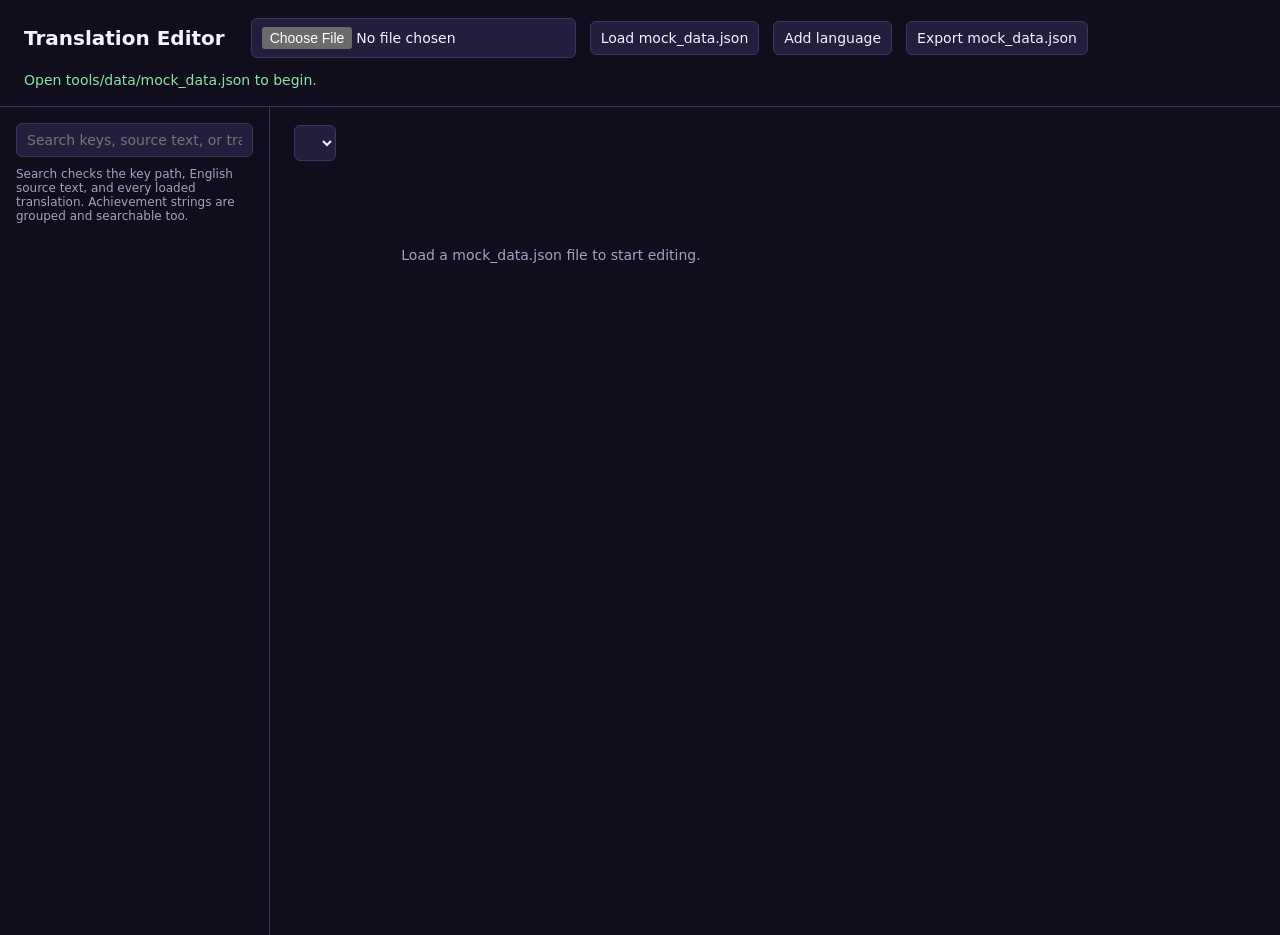
<file: tools/translation_editor.html>
<!doctype html>
<html lang="en">
<head>
<meta charset="utf-8"><meta name="viewport" content="width=device-width,initial-scale=1">
<title>Abyssal Eclipse — Translation Editor</title>
<style>
:root{color-scheme:dark;--bg:#100d1d;--panel:#1b1630;--line:#3d3560;--accent:#7db7ff;--muted:#a99fc2}*{box-sizing:border-box}body{margin:0;background:var(--bg);color:#f5f1ff;font:14px system-ui,sans-serif}header{padding:18px 24px;border-bottom:1px solid var(--line);display:flex;gap:14px;align-items:center;flex-wrap:wrap}h1{font-size:20px;margin:0 12px 0 0}button,input,select{font:inherit;color:inherit;background:#241d3d;border:1px solid var(--line);border-radius:6px;padding:8px 10px}button{cursor:pointer}button:hover{border-color:var(--accent)}main{display:grid;grid-template-columns:270px 1fr;min-height:calc(100vh - 72px)}aside{border-right:1px solid var(--line);padding:16px;overflow:auto}section{padding:18px 24px;overflow:visible}.toolbar{display:flex;gap:8px;flex-wrap:wrap;margin-bottom:14px}.hint,.meta{color:var(--muted);font-size:12px}.keys{display:grid;gap:5px;margin-top:12px}.key{padding:8px;border:1px solid transparent;border-radius:6px;cursor:pointer;white-space:nowrap;overflow:hidden;text-overflow:ellipsis}.key.active,.key:hover{background:var(--panel);border-color:var(--line)}.content{display:grid;grid-template-columns:minmax(240px,1fr) minmax(320px,430px);gap:18px;align-items:start}.list{min-width:0}.editor{position:sticky;top:18px;background:var(--panel);border:1px solid var(--line);border-radius:10px;padding:18px;max-height:calc(100vh - 110px);overflow:auto}.path{color:var(--accent);font-family:ui-monospace,monospace;font-size:12px;margin-bottom:8px;word-break:break-all}.label{display:block;color:var(--muted);font-size:12px;margin:12px 0 5px}textarea{width:100%;min-height:100px;resize:vertical;background:#100d1d;color:#fff;border:1px solid var(--line);border-radius:6px;padding:10px;font:14px ui-monospace,monospace}#status{color:#8fe3a5}.empty{color:var(--muted);padding:60px 0;text-align:center}.section-title{color:var(--accent);font-size:12px;text-transform:uppercase;letter-spacing:.08em;margin:18px 0 6px}@media(max-width:900px){.content{grid-template-columns:1fr}.editor{position:fixed;z-index:5;left:18px;right:18px;bottom:18px;top:auto;max-height:70vh;box-shadow:0 12px 50px #0008}}@media(max-width:760px){main{grid-template-columns:1fr}aside{border-right:0;border-bottom:1px solid var(--line);max-height:260px}}
</style></head>
<body>
<header><h1>Translation Editor</h1><input id="file" type="file" accept=".json"><button id="loadDefault">Load mock_data.json</button><button id="addLang">Add language</button><button id="export">Export mock_data.json</button><span id="status">Open tools/data/mock_data.json to begin.</span></header>
<main><aside><input id="search" placeholder="Search keys, source text, or translations" style="width:100%"><div class="hint" style="margin-top:10px">Search checks the key path, English source text, and every loaded translation. Achievement strings are grouped and searchable too.</div><div id="langs" class="keys"></div></aside><section><div class="toolbar"><select id="lang"></select><span class="meta" id="count"></span></div><div class="content"><div class="list"><div id="keys" class="keys"></div><div id="empty" class="empty">Load a mock_data.json file to start editing.</div></div><div id="editor" class="editor" style="display:none"><div id="path" class="path"></div><label class="label">English/source value</label><textarea id="source" readonly></textarea><label class="label">Selected language translation</label><textarea id="value"></textarea><button id="save">Save translation</button></div></div></section></main>
<script>
let data=null,lang='en',selected=null,entries=[];const $=id=>document.getElementById(id);
const achievementDefaults={
 ach_season_forest:['FOREST CLEAR','CONCLUSAO DA FLORESTA'],ach_season_desert:['DESERT CLEAR','CONCLUSAO DO DESERTO'],ach_season_snow:['SNOW CLEAR','CONCLUSAO DA NEVE'],ach_season_mountain:['MOUNTAIN CLEAR','CONCLUSAO DA MONTANHA'],ach_season_eclipse:['ECLIPSE CLEAR','CONCLUSAO DO ECLIPSE'],
 ach_kills_1000:['FIRST THOUSAND','PRIMEIRO MILHAR'],ach_kills_10000:['TEN THOUSAND','DEZ MIL'],ach_kills_100000:['HUNDRED THOUSAND','CEM MIL'],
 ach_catalog_forest:['FOREST CATALOG','CATALOGO DA FLORESTA'],ach_catalog_desert:['DESERT CATALOG','CATALOGO DO DESERTO'],ach_catalog_snow:['SNOW CATALOG','CATALOGO DA NEVE'],ach_catalog_mountain:['MOUNTAIN CATALOG','CATALOGO DA MONTANHA'],ach_catalog_eclipse:['ECLIPSE CATALOG','CATALOGO DO ECLIPSE'],
 ach_full_catalog:['MASTER CATALOG','CATALOGO COMPLETO'],ach_little_dummy:['LITTLE DUMMY','PEQUENO BOBO'],ach_abyss_veteran:['ABYSS VETERAN','VETERANO DO ABISMO'],ach_touch_grass:['GO TOUCH GRASS','VAI TOCAR GRAMA'],
 ach_nightwarden:['NIGHT WATCH','VIGILANTE NOTURNO'],ach_grinmask:['WHY SO SERIOUS?','POR QUE TAO SERIO?'],ach_redcap:["CRIMSON CAP",'BONE CARMESIM'],ach_arcwarden:['HEART OF IRON','CORACAO DE FERRO'],ach_elementalist:['ELEMENTALIST','ELEMENTALIST'],
 ach_season_forest_desc:['Clear the Forest season.','Conclua a temporada da Floresta.'],ach_season_desert_desc:['Clear the Desert season.','Conclua a temporada do Deserto.'],ach_season_snow_desc:['Clear the Snow season.','Conclua a temporada da Neve.'],ach_season_mountain_desc:['Clear the Mountain season.','Conclua a temporada da Montanha.'],ach_season_eclipse_desc:['Clear the Eclipse season.','Conclua a temporada do Eclipse.'],ach_kills_1000_desc:['Defeat 1,000 enemies.','Derrote 1.000 inimigos.'],ach_kills_10000_desc:['Defeat 10,000 enemies.','Derrote 10.000 inimigos.'],ach_kills_100000_desc:['Defeat 100,000 enemies.','Derrote 100.000 inimigos.'],ach_catalog_forest_desc:['Discover the Forest catalog.','Descubra o catalogo da Floresta.'],ach_catalog_desert_desc:['Discover the Desert catalog.','Descubra o catalogo do Deserto.'],ach_catalog_snow_desc:['Discover the Snow catalog.','Descubra o catalogo da Neve.'],ach_catalog_mountain_desc:['Discover the Mountain catalog.','Descubra o catalogo da Montanha.'],ach_catalog_eclipse_desc:['Discover the Eclipse catalog.','Descubra o catalogo do Eclipse.'],ach_full_catalog_desc:['Discover every spell and enemy in the game.','Descubra todas as magias e inimigos do jogo.'],ach_little_dummy_desc:['Play for at least 1 hour.','Jogue por pelo menos 1 hora.'],ach_abyss_veteran_desc:['Play for at least 10 hours.','Jogue por pelo menos 10 horas.'],ach_touch_grass_desc:['Play for at least 50 hours. Please take a break.','Jogue por pelo menos 50 horas. Faca uma pausa.'],ach_nightwarden_desc:['Play for at least 1 hour to unlock the Nightwarden outfit.','Jogue por pelo menos 1 hora para liberar a roupa Nightwarden.'],ach_grinmask_desc:['Play for at least 10 hours to unlock the Grinmask outfit.','Jogue por pelo menos 10 horas para liberar a roupa Grinmask.'],ach_redcap_desc:['Defeat 1,000 enemies to unlock the Crimson Cap outfit.','Derrote 1.000 inimigos para liberar a roupa Bone Carmesim.'],ach_arcwarden_desc:['Complete the full catalog to unlock the Arc Helmet outfit.','Complete o catalogo para liberar a roupa Capacete Arc.'],ach_elementalist_desc:['Use at least two distinct spells from each spell type.','Use pelo menos duas magias diferentes de cada tipo.']
};
function ensureAchievements(){if(!data?.LANGS)return;Object.entries(data.LANGS).forEach((table,li)=>{let d=table[1];Object.entries(achievementDefaults).forEach(([k,v])=>{if(typeof d[k]!=='string'||!d[k])d[k]=v[li===0?0:1]})})}
function walk(v,path=[],out=[]){if(typeof v==='string')out.push({path,value:v});else if(v&&typeof v==='object')Object.entries(v).forEach(([k,x])=>walk(x,path.concat(k),out));return out}
function get(obj,path){return path.reduce((v,k)=>v?.[k],obj)}function set(obj,path,value){let x=obj;path.slice(0,-1).forEach(k=>x=x[k]);x[path.at(-1)]=value}
function render(){if(!data)return;let l=data.LANGS||{};lang=$('lang').value||Object.keys(l)[0];let source=l.en||{};let current=l[lang]||{};let sourceEntries=walk(source),currentEntries=walk(current),paths=new Map();[...sourceEntries,...currentEntries].forEach(e=>paths.set(e.path.join('\u0000'),e.path));let q=$('search').value.trim().toLowerCase();entries=[...paths.values()].map(path=>({path,value:get(current,path)||'',source:get(source,path)||''})).filter(e=>{let text=[e.path.join('.'),e.source,e.value,...Object.values(l).map(t=>get(t,e.path)||'')].join(' ').toLowerCase();return !q||text.includes(q)}).sort((a,b)=>a.path.join('.').localeCompare(b.path.join('.')));$('count').textContent=`${entries.length} strings`;let list=$('keys');list.innerHTML='';entries.forEach((e,i)=>{let b=document.createElement('div');b.className='key'+(selected&&selected.path.join()==e.path.join()?' active':'');b.textContent=e.path.join('.');b.title=`${e.source||e.value}`;b.onclick=()=>select(i);list.appendChild(b)});$('empty').style.display=entries.length?'none':'block';if(selected&&entries.some(e=>e.path.join()==selected.path.join()))showSelected();else if(!entries.length)$('editor').style.display='none'}
function select(i){selected=entries[i];showSelected();render()}
function showSelected(){if(!selected||!data)return;let src=get(data.LANGS.en,selected.path)||'';let val=get(data.LANGS[lang],selected.path)||'';$('editor').style.display='block';$('path').textContent=selected.path.join(' › ');$('source').value=src;$('value').value=val;$('empty').style.display='none'}
function refreshLangs(){let l=data?.LANGS||{};$('lang').innerHTML=Object.keys(l).map(x=>`<option value="${x}">${x}</option>`).join('');$('lang').value=lang;render()}
function load(obj){data=obj;ensureAchievements();lang=Object.keys(obj.LANGS||{})[0]||'en';selected=null;refreshLangs();$('status').textContent='Loaded. Achievement strings are available in the search list.'}
$('file').onchange=e=>{let r=new FileReader();r.onload=()=>{try{load(JSON.parse(r.result))}catch(_){alert('Invalid JSON')}};r.readAsText(e.target.files[0])};$('loadDefault').onclick=()=>{fetch('data/mock_data.json').then(r=>r.json()).then(load).catch(()=>alert('When opened from file://, choose tools/data/mock_data.json manually.'))};$('lang').onchange=()=>{lang=$('lang').value;selected=null;render()};$('search').oninput=render;$('save').onclick=()=>{if(selected){set(data.LANGS[lang],selected.path,$('value').value);selected=null;render();$('status').textContent='Saved in memory.'}};$('addLang').onclick=()=>{if(!data)return alert('Load a JSON file first.');let code=prompt('Language code (example: es):');if(!code||data.LANGS[code])return;data.LANGS[code]=JSON.parse(JSON.stringify(data.LANGS.en));lang=code;refreshLangs()};$('export').onclick=()=>{if(!data)return alert('Load a JSON file first.');let blob=new Blob([JSON.stringify(data,null,2)+'\n'],{type:'application/json'}),a=document.createElement('a');a.href=URL.createObjectURL(blob);a.download='mock_data.json';a.click();URL.revokeObjectURL(a.href)};
</script></body></html>
</file>
<file: universal-global.css>
/* MrJuaumBR universal ecosystem layer. Load after project styles. */
.theme-dropdown{display:none!important}
:root{--ug-z-settings:1200;--ug-motion-scale:1;--ug-radius:16px;--ug-shadow:0 18px 60px rgb(0 0 0/.34)}
body.skin-piece-ocean{--primary:#087fbd;--primary-light:#39c4e8;--accent:#ffcb55;--surface:#102b3b;--bg-dark:#061923}
body.skin-kaiju-war{--primary:#c62828;--primary-light:#ff5648;--accent:#b9e42b;--surface:#202a28;--bg-dark:#0b1110}
body.skin-piece-ocean.theme-light{--bg-dark:#e9f8fc;--surface:#fff;--text:#102b3b;--text-muted:#426373;--border:#b5dbe7}
body.skin-kaiju-war.theme-light{--bg-dark:#f4f5ef;--surface:#fff;--text:#202a28;--text-muted:#52605b;--border:#cbd2c6}
.ug-appearance-trigger{position:fixed;left:max(16px,env(safe-area-inset-left));bottom:max(16px,env(safe-area-inset-bottom));z-index:var(--ug-z-settings);width:54px;height:54px;border:1px solid var(--border,#415064);border-radius:50%;color:var(--text,#fff);background:var(--surface,#1f2833);box-shadow:var(--ug-shadow);display:grid;place-items:center;cursor:pointer;font-size:1.15rem;transition:transform calc(180ms * var(--ug-motion-scale)) ease,background .2s}
.ug-appearance-trigger:hover{transform:translateY(-3px)}.ug-appearance-panel{position:fixed;z-index:calc(var(--ug-z-settings) + 1);left:max(16px,env(safe-area-inset-left));bottom:80px;width:min(360px,calc(100vw - 32px));max-height:min(76dvh,640px);overflow:auto;padding:18px;border:1px solid var(--border,#415064);border-radius:18px;color:var(--text,#fff);background:var(--surface,#1f2833);box-shadow:var(--ug-shadow);transform-origin:bottom left;animation:ug-in calc(180ms * var(--ug-motion-scale)) ease both}.ug-appearance-panel[hidden]{display:none}.ug-appearance-panel h2{font-size:1.05rem;margin:0 0 12px}.ug-settings-row{display:grid;gap:6px;margin:12px 0}.ug-settings-row label{font-size:.84rem;color:var(--text-muted,#a0a0a0)}.ug-settings-row select{width:100%;min-height:44px;padding:8px 10px;border-radius:9px;border:1px solid var(--border,#415064);color:var(--text,#fff);background:var(--bg-dark,#0b0c10);font:inherit}.ug-panel-close{position:absolute;right:12px;top:10px;min-width:40px;min-height:40px;border:0;border-radius:10px;background:transparent;color:inherit;font-size:1.2rem;cursor:pointer}
.ug-scroll-top{position:fixed;right:max(20px,env(safe-area-inset-right));bottom:max(20px,env(safe-area-inset-bottom));z-index:900;width:48px;height:48px;border:0;border-radius:50%;color:white;background:var(--primary,#7b2cbf);box-shadow:0 8px 24px rgb(0 0 0/.25);cursor:pointer;opacity:0;visibility:hidden;transition:transform calc(220ms * var(--ug-motion-scale)) cubic-bezier(.2,.8,.2,1),opacity .2s,visibility .2s}.ug-scroll-top.show{opacity:.82;visibility:visible}.ug-scroll-top.show:hover{opacity:1;transform:translateY(-3px)}
.ug-toast-region{position:fixed;z-index:1500;right:16px;top:max(16px,env(safe-area-inset-top));display:grid;gap:10px;width:min(380px,calc(100vw - 32px));pointer-events:none}.ug-toast{position:relative;overflow:hidden;padding:14px 42px 14px 16px;border:1px solid var(--border,#415064);border-left:4px solid var(--ug-tone,#4da3ff);border-radius:12px;color:var(--text,#fff);background:var(--surface,#1f2833);box-shadow:var(--ug-shadow);pointer-events:auto;animation:ug-in calc(220ms * var(--ug-motion-scale)) ease both}.ug-toast[data-kind=success]{--ug-tone:#24b47e}.ug-toast[data-kind=danger]{--ug-tone:#e5484d}.ug-toast[data-kind=warn]{--ug-tone:#e8a317}.ug-toast[data-kind=info]{--ug-tone:#4395e8}.ug-toast p{margin:0}.ug-toast-close{position:absolute;right:6px;top:5px;width:36px;height:36px;border:0;background:transparent;color:inherit;font-size:1.15rem;cursor:pointer}.ug-toast-progress{position:absolute;bottom:0;left:0;width:100%;height:3px;background:var(--ug-tone);transform-origin:left;animation:ug-progress var(--ug-duration,4s) linear forwards}.ug-window{position:fixed;z-index:1300;inset:50% auto auto 50%;width:min(720px,calc(100vw - 24px));max-height:min(82dvh,760px);display:flex;flex-direction:column;transform:translate(-50%,-50%);border:1px solid var(--border,#415064);border-radius:14px;color:var(--text,#fff);background:var(--surface,#1f2833);box-shadow:var(--ug-shadow);overflow:hidden}.ug-window[hidden]{display:none}.ug-window-titlebar{display:flex;align-items:center;justify-content:space-between;gap:12px;padding:10px 12px;background:color-mix(in srgb,var(--primary,#7b2cbf) 20%,var(--surface,#1f2833));cursor:move}.ug-window-titlebar button{width:38px;height:38px;border:0;border-radius:8px;color:inherit;background:transparent;cursor:pointer}.ug-window-content{padding:16px;overflow:auto}.ug-window.is-maximized{inset:12px;width:auto;max-height:none;transform:none}.ug-window.is-minimized .ug-window-content{display:none}
@keyframes ug-in{from{opacity:0;transform:translateY(8px) scale(.98)}to{opacity:1;transform:translateY(0) scale(1)}}@keyframes ug-progress{to{transform:scaleX(0)}}
:where(button,a,input,select,textarea):focus-visible{outline:3px solid var(--accent,#64dfdf);outline-offset:3px}
@media(max-width:600px){.ug-appearance-panel{bottom:78px}.ug-window{width:calc(100vw - 16px);max-height:calc(100dvh - 24px)}.ug-toast-region{right:8px;width:calc(100vw - 16px)}}
@media(prefers-reduced-motion:reduce){:root{--ug-motion-scale:0}.ug-appearance-trigger,.ug-appearance-panel,.ug-toast,.ug-toast-progress,.ug-scroll-top{animation:none!important;transition:none!important;scroll-behavior:auto!important}}
/* Mobile performance guardrails: favor compositor-safe motion and avoid costly backdrop filters. */
@media (max-width: 760px){
  body.skin-cyberpunk .background,body.skin-solo-leveling .background{animation:none!important;background-size:cover!important}
  .animated-border .card,.animated-border .skill-card,.animated-border .game-card,.animated-border .repo-card,.animated-border .artist-card{animation:none!important}
  .animated-border .card::after,.animated-border .skill-card::after,.animated-border .game-card::after,.animated-border .repo-card::after,.animated-border .artist-card::after{animation:none!important;filter:none!important}
  .game-card .game-detail-panel,.skin-cyberpunk .card,.setup-carousel-arrow{backdrop-filter:none!important;-webkit-backdrop-filter:none!important}
  .artists-carousel{animation-duration:60s}
}
/* Universal appearance window and per-skin named accent palette tokens. */
.ug-appearance-window{position:fixed;left:max(12px,env(safe-area-inset-left));right:auto;top:auto;bottom:max(82px,calc(env(safe-area-inset-bottom) + 76px));transform:none;width:min(390px,calc(100vw - 24px));max-height:min(78dvh,720px);z-index:1305;border-radius:14px;}
.ug-appearance-window .ug-window-titlebar{cursor:grab;touch-action:none;user-select:none}
.ug-appearance-window .ug-window-titlebar:active{cursor:grabbing}
.ug-window-controls{display:flex;align-items:center;gap:4px}.ug-window-controls button{width:38px;height:38px;border:0;border-radius:8px;background:transparent;color:inherit;font-size:1.15rem;cursor:pointer}.ug-window-controls button:hover,.ug-window-controls button:focus-visible{background:color-mix(in srgb,var(--primary,#7b2cbf) 24%,transparent)}
.ug-window-content{display:grid;gap:10px}.ug-settings-row{margin:0}.ug-settings-row select,.ug-settings-row input[type=range]{width:100%;min-height:42px}.ug-settings-row input[type=color]{width:56px;height:40px;padding:2px;border:1px solid var(--border,#415064);border-radius:8px;background:var(--surface,#1f2833)}
.ug-segmented{display:grid;grid-template-columns:1fr 1fr;gap:8px}.ug-segmented button{min-height:42px;border:1px solid var(--border,#415064);border-radius:9px;color:var(--text,#fff);background:var(--bg-dark,#0b0c10);font:inherit;cursor:pointer}.ug-segmented button.active{border-color:var(--primary-light,#9d4edd);box-shadow:inset 0 0 0 1px var(--primary,#7b2cbf);background:color-mix(in srgb,var(--primary,#7b2cbf) 22%,var(--surface,#1f2833))}
.ug-section-label{margin:2px 0 0;font-size:.86rem;color:var(--text-muted,#a0a0a0)}.ug-palette-grid{display:grid;grid-template-columns:repeat(2,minmax(0,1fr));gap:8px}.ug-palette-choice{display:flex;align-items:center;gap:9px;min-height:44px;padding:7px 10px;border:1px solid var(--border,#415064);border-radius:10px;color:var(--text,#fff);background:var(--bg-dark,#0b0c10);text-align:left;font:inherit;cursor:pointer}.ug-palette-choice[aria-pressed=true]{border-color:var(--ug-swatch);box-shadow:0 0 0 1px var(--ug-swatch),0 0 18px color-mix(in srgb,var(--ug-swatch) 28%,transparent)}.ug-swatch{width:20px;height:20px;flex:0 0 20px;border-radius:50%;background:var(--ug-swatch);box-shadow:0 0 0 2px color-mix(in srgb,var(--ug-swatch) 30%,transparent)}.ug-check-row{display:flex;align-items:center;gap:9px;min-height:40px;color:var(--text,#fff);font-size:.9rem}.ug-check-row input{width:20px;height:20px;accent-color:var(--primary,#7b2cbf)}.ug-speed-value{min-width:52px;color:var(--primary-light,#9d4edd);font-weight:700;text-align:right}
.ug-window.is-minimized .ug-window-content{display:none}.ug-window.is-maximized.ug-appearance-window{inset:12px;width:auto;max-height:none;transform:none}.ug-app-window{z-index:1300;max-height:min(84dvh,760px)}
.ug-toast.is-leaving{opacity:0;transform:translateX(16px);transition:opacity 180ms,transform 180ms}
body.skin-piece-ocean.theme-dark.palette-a,body.skin-piece-ocean.theme-light.palette-a{--primary:#d9292f;--primary-light:#ff6b55;--accent:#ffd166}
body.skin-piece-ocean.theme-dark.palette-b,body.skin-piece-ocean.theme-light.palette-b{--primary:#ff8a00;--primary-light:#ffad33;--accent:#ffcf66}
body.skin-piece-ocean.theme-dark.palette-c,body.skin-piece-ocean.theme-light.palette-c{--primary:#7b3fe4;--primary-light:#a878ff;--accent:#e0c7ff}
body.skin-piece-ocean.theme-dark.palette-d,body.skin-piece-ocean.theme-light.palette-d{--primary:#15a8bd;--primary-light:#43d6dc;--accent:#f3e5b5}
body.skin-kaiju-war.theme-dark.palette-a,body.skin-kaiju-war.theme-light.palette-a{--primary:#c62828;--primary-light:#ff5c55;--accent:#ffb4a9}
body.skin-kaiju-war.theme-dark.palette-b,body.skin-kaiju-war.theme-light.palette-b{--primary:#85ae18;--primary-light:#b9e42b;--accent:#dfff76}
body.skin-kaiju-war.theme-dark.palette-c,body.skin-kaiju-war.theme-light.palette-c{--primary:#c47c08;--primary-light:#ffb12b;--accent:#ffe19b}
body.skin-kaiju-war.theme-dark.palette-d,body.skin-kaiju-war.theme-light.palette-d{--primary:#52777b;--primary-light:#8da8aa;--accent:#c3e2e0}
@media(max-width:600px){.ug-appearance-window{left:8px;right:8px;bottom:max(78px,calc(env(safe-area-inset-bottom) + 72px));width:auto;max-height:calc(100dvh - 108px)}.ug-appearance-window .ug-window-content{padding:12px}.ug-app-window{width:calc(100vw - 16px)!important}}
@media(prefers-reduced-motion:reduce){.ug-window,.ug-toast,.ug-scroll-top,.ug-appearance-trigger,.ug-palette-choice{animation:none!important;transition:none!important}}
/* Share the right edge: the cart lifts into the upper slot when Scroll-to-top appears after 300px. */
#scrollTop.ug-scroll-top{right:max(2rem,env(safe-area-inset-right))!important;bottom:max(20px,env(safe-area-inset-bottom))!important}

/* Complete accent palette matrix for the original six skins in both modes. */
body.skin-default.theme-dark.palette-a { --primary:#7b2cbf; --primary-light:#b36df3; --accent:#64dfdf; }
body.skin-default.theme-dark.palette-b { --primary:#b23b7a; --primary-light:#e45b9e; --accent:#ff9ab9; }
body.skin-default.theme-dark.palette-c { --primary:#495057; --primary-light:#9aa3ad; --accent:#c7d0d9; }
body.skin-default.theme-dark.palette-d { --primary:#0f887d; --primary-light:#22c8b5; --accent:#a5f3e8; }
body.skin-default.theme-light.palette-a { --primary:#6d28d9; --primary-light:#8b5cf6; --accent:#0f9f95; }
body.skin-default.theme-light.palette-b { --primary:#be185d; --primary-light:#db2777; --accent:#f472b6; }
body.skin-default.theme-light.palette-c { --primary:#374151; --primary-light:#596579; --accent:#8995a5; }
body.skin-default.theme-light.palette-d { --primary:#0f766e; --primary-light:#0d9488; --accent:#2dd4bf; }
body.skin-cyberpunk.theme-dark.palette-a { --primary:#ff2d75; --primary-light:#00f0ff; --accent:#ffe500; }
body.skin-cyberpunk.theme-dark.palette-b { --primary:#ff1744; --primary-light:#ff5a36; --accent:#ffb000; }
body.skin-cyberpunk.theme-dark.palette-c { --primary:#94c900; --primary-light:#c7ff3d; --accent:#00f0ff; }
body.skin-cyberpunk.theme-dark.palette-d { --primary:#8a35d6; --primary-light:#d276ff; --accent:#00e5ff; }
body.skin-cyberpunk.theme-light.palette-a { --primary:#bd174d; --primary-light:#007e91; --accent:#a87800; }
body.skin-cyberpunk.theme-light.palette-b { --primary:#bd1538; --primary-light:#c83b22; --accent:#a36500; }
body.skin-cyberpunk.theme-light.palette-c { --primary:#537800; --primary-light:#617c00; --accent:#007e91; }
body.skin-cyberpunk.theme-light.palette-d { --primary:#7024aa; --primary-light:#7827a9; --accent:#007e91; }
body.skin-discord.theme-dark.palette-a { --primary:#4752c4; --primary-light:#7983f5; --accent:#00a8fc; }
body.skin-discord.theme-dark.palette-b { --primary:#248046; --primary-light:#3ba55d; --accent:#a6e8bd; }
body.skin-discord.theme-dark.palette-c { --primary:#b74373; --primary-light:#ed5e91; --accent:#ffb3cb; }
body.skin-discord.theme-dark.palette-d { --primary:#5f6872; --primary-light:#9aa4af; --accent:#c3c9d0; }
body.skin-discord.theme-light.palette-a { --primary:#4752c4; --primary-light:#5865f2; --accent:#007dbb; }
body.skin-discord.theme-light.palette-b { --primary:#237a40; --primary-light:#248046; --accent:#3ba55d; }
body.skin-discord.theme-light.palette-c { --primary:#b33368; --primary-light:#d8467d; --accent:#ed5e91; }
body.skin-discord.theme-light.palette-d { --primary:#515862; --primary-light:#6e7781; --accent:#929aa4; }
body.skin-solo-leveling.theme-dark.palette-a { --primary:#455edb; --primary-light:#91aaff; --accent:#60dcff; }
body.skin-solo-leveling.theme-dark.palette-b { --primary:#168cc5; --primary-light:#5bcaff; --accent:#b1edff; }
body.skin-solo-leveling.theme-dark.palette-c { --primary:#b72c53; --primary-light:#f06483; --accent:#ffadbd; }
body.skin-solo-leveling.theme-dark.palette-d { --primary:#a77a1a; --primary-light:#ecc45f; --accent:#ffe9a4; }
body.skin-solo-leveling.theme-light.palette-a { --primary:#354dbd; --primary-light:#536bd9; --accent:#078bb2; }
body.skin-solo-leveling.theme-light.palette-b { --primary:#08749f; --primary-light:#168fbe; --accent:#5bcaff; }
body.skin-solo-leveling.theme-light.palette-c { --primary:#a82348; --primary-light:#ca3d60; --accent:#e34d78; }
body.skin-solo-leveling.theme-light.palette-d { --primary:#8b6410; --primary-light:#b3841e; --accent:#d6a638; }
body.skin-xbox-360.theme-dark.palette-a { --primary:#78b829; --primary-light:#a1e15b; --accent:#e9f6dc; }
body.skin-xbox-360.theme-dark.palette-b { --primary:#1488af; --primary-light:#53cde8; --accent:#a5edfa; }
body.skin-xbox-360.theme-dark.palette-c { --primary:#a77d18; --primary-light:#e5c451; --accent:#ffe7a0; }
body.skin-xbox-360.theme-dark.palette-d { --primary:#a42f42; --primary-light:#ed6271; --accent:#ffc4ca; }
body.skin-xbox-360.theme-light.palette-a { --primary:#4b8d18; --primary-light:#69a92a; --accent:#2486a0; }
body.skin-xbox-360.theme-light.palette-b { --primary:#13728f; --primary-light:#188da9; --accent:#43a967; }
body.skin-xbox-360.theme-light.palette-c { --primary:#846010; --primary-light:#a88320; --accent:#407eaf; }
body.skin-xbox-360.theme-light.palette-d { --primary:#98283a; --primary-light:#bb3b4b; --accent:#d27727; }
body.skin-windows-xp.theme-light.palette-a { --primary:#165dba; --primary-light:#3b89df; --accent:#58a332; }
body.skin-windows-xp.theme-light.palette-b { --primary:#52662a; --primary-light:#798d43; --accent:#2c75c4; }
body.skin-windows-xp.theme-light.palette-c { --primary:#596d83; --primary-light:#8196aa; --accent:#347ec5; }
body.skin-windows-xp.theme-light.palette-d { --primary:#244d92; --primary-light:#396fb9; --accent:#53a13a; }
body.skin-windows-xp.theme-dark.palette-a { --primary:#447fc5; --primary-light:#70b5f2; --accent:#80be58; }
body.skin-windows-xp.theme-dark.palette-b { --primary:#697d3a; --primary-light:#98ad61; --accent:#70a6dc; }
body.skin-windows-xp.theme-dark.palette-c { --primary:#61778f; --primary-light:#9eb1c7; --accent:#5794d0; }
body.skin-windows-xp.theme-dark.palette-d { --primary:#365fa0; --primary-light:#6c99da; --accent:#81bd5a; }

/* Shared semantic tokens: legacy variables remain aliases so components can migrate safely. */
:root{--font-sans:Inter,system-ui,-apple-system,BlinkMacSystemFont,"Segoe UI",sans-serif;--radius-sm:.375rem;--radius-md:.75rem;--radius-lg:1rem;--space-1:.25rem;--space-2:.5rem;--space-3:.75rem;--space-4:1rem;--space-6:1.5rem;--space-8:2rem;--content-max:82rem;--motion-fast:160ms;--motion-normal:240ms;--motion-slow:500ms;--ug-motion-scale:1}
body.theme-dark{--color-bg:var(--bg-dark,#0b0c10);--color-surface:var(--surface,#1f2833);--color-surface-raised:var(--dropdown-bg,var(--surface,#273344));--color-text:var(--text,#e0e0e0);--color-text-muted:var(--text-muted,#a0a0a0);--color-border:var(--border,#2c3e50);--color-primary:var(--primary,#7b2cbf);--color-primary-strong:var(--primary-light,#9d4edd);--color-accent:var(--accent,#64dfdf);--color-success:#24b47e;--color-warning:#e8a317;--color-danger:#e5484d;--color-info:#4395e8}
body.theme-light{--color-bg:var(--bg-dark,#f5f5f7);--color-surface:var(--surface,#fff);--color-surface-raised:var(--dropdown-bg,var(--surface,#fff));--color-text:var(--text,#1e1e2f);--color-text-muted:var(--text-muted,#4a4a5a);--color-border:var(--border,#d1d5db);--color-primary:var(--primary,#6d28d9);--color-primary-strong:var(--primary-light,#8b5cf6);--color-accent:var(--accent,#0f9f95);--color-success:#167a4a;--color-warning:#9a5b00;--color-danger:#b4232b;--color-info:#155da8}


/* Common token fallbacks and contrast-safe base surfaces for standalone future projects. */
body.theme-dark{--bg-dark:#0b0c10;--surface:#1f2833;--text:#e0e0e0;--text-muted:#a0a0a0;--border:#2c3e50;--primary:#7b2cbf;--primary-light:#b36df3;--accent:#64dfdf}
body.theme-light{--bg-dark:#f5f5f7;--surface:#fff;--text:#1e1e2f;--text-muted:#4a4a5a;--border:#d1d5db;--primary:#6d28d9;--primary-light:#8b5cf6;--accent:#0f9f95}
body.skin-default.theme-dark{--bg-dark:#0b0c10;--surface:#1f2833}
body.skin-default.theme-light{--bg-dark:#f5f5f7;--surface:#fff}
body.skin-cyberpunk.theme-dark{--bg-dark:#080a10;--surface:#151525}
body.skin-cyberpunk.theme-light{--bg-dark:#e8edf2;--surface:#f7fafc}
body.skin-discord.theme-dark{--bg-dark:#1e1f22;--surface:#2b2d31}
body.skin-discord.theme-light{--bg-dark:#f2f3f5;--surface:#fff}
body.skin-solo-leveling.theme-dark{--bg-dark:#070812;--surface:#111523}
body.skin-solo-leveling.theme-light{--bg-dark:#edf0f8;--surface:#fff}
body.skin-xbox-360.theme-dark{--bg-dark:#070a0b;--surface:#151b1d}
body.skin-xbox-360.theme-light{--bg-dark:#eff5e9;--surface:#fff}
body.skin-windows-xp.theme-dark{--bg-dark:#101c35;--surface:#202d46}
body.skin-windows-xp.theme-light{--bg-dark:#4c94d8;--surface:#f4f7fa}
body.skin-piece-ocean.theme-dark{--bg-dark:#061923;--surface:#102b3b}
body.skin-piece-ocean.theme-light{--bg-dark:#e9f8fc;--surface:#fff}
body.skin-kaiju-war.theme-dark{--bg-dark:#0b1110;--surface:#202a28}
body.skin-kaiju-war.theme-light{--bg-dark:#f4f5ef;--surface:#fff}

/* Keep the existing shop entry point operable when the appearance window is open. */
#cartIcon{z-index:1310!important}

.ug-app-window{resize:both;min-width:min(280px,calc(100vw - 16px));min-height:160px}
.ug-app-window.is-maximized{resize:none}
.ug-appearance-window:not([hidden]),.ug-app-window{animation:ug-window-enter 180ms ease both}
@keyframes ug-window-enter{from{opacity:.25}to{opacity:1}}
@media(max-width:600px){.ug-app-window{resize:none;min-width:0;min-height:0}}

/* Reusable vertical-header layout. Discord applies it automatically on this portfolio; other projects can add .ug-vertical-header to body. */
.ug-vertical-header .site-header{position:fixed!important;inset:0 auto 0 0;width:232px;height:100dvh;padding:1rem .8rem;display:flex;align-items:stretch;overflow-y:auto;background:var(--header-bg,var(--surface,#2b2d31));border:0;border-right:1px solid var(--border,#3f4147);box-shadow:6px 0 24px rgb(0 0 0/.16);backdrop-filter:none;z-index:1000}
.ug-vertical-header .header-container{width:100%;max-width:none;height:100%;margin:0;display:flex;flex-direction:column;align-items:stretch;justify-content:flex-start;flex-wrap:nowrap;gap:1.2rem}
.ug-vertical-header .logo{padding:.45rem .55rem}.ug-vertical-header .menu-toggle{display:none!important}
.ug-vertical-header .main-nav{position:static!important;inset:auto!important;flex:1 0 auto;width:100%!important;max-height:none!important;overflow:visible!important;padding:0!important;background:transparent!important;border:0!important}
.ug-vertical-header .main-nav ul{display:flex;flex-direction:column;align-items:stretch;gap:.25rem;padding:.25rem 0;list-style:none}
.ug-vertical-header .main-nav li{width:100%}.ug-vertical-header .main-nav li a{display:flex;width:100%;padding:.72rem .85rem;border-radius:8px;color:var(--text,#dbdee1);font-size:.92rem;text-decoration:none;white-space:normal;transition:background .16s,color .16s}
.ug-vertical-header .main-nav li a::after{display:none}.ug-vertical-header .main-nav li a:hover,.ug-vertical-header .main-nav li a:focus-visible{background:color-mix(in srgb,var(--primary,#5865f2) 25%,var(--surface,#2b2d31));color:var(--text,#fff)}
.ug-vertical-header .xp-tray{display:none!important}.ug-vertical-header .container{width:auto;max-width:1100px;margin:2rem 2rem 2rem calc(232px + 3rem);padding:0 1.5rem}
.ug-vertical-header main [id]{scroll-margin-top:1rem}
@media(max-width:900px){
 .ug-vertical-header .site-header{position:sticky!important;inset:auto!important;width:100%;height:auto;padding:.5rem .9rem;overflow:visible;border:0;border-bottom:1px solid var(--border,#3f4147);box-shadow:0 5px 18px rgb(0 0 0/.14)}
 .ug-vertical-header .header-container{height:auto;flex-direction:row;align-items:center;justify-content:space-between;flex-wrap:wrap;gap:.35rem .8rem}
 .ug-vertical-header .logo{flex:1 1 auto}.ug-vertical-header .menu-toggle{display:block!important;order:2}
 .ug-vertical-header .main-nav{order:3;flex:0 0 100%;max-height:0!important;overflow:hidden!important;padding:0!important;transition:max-height .24s ease,padding .24s ease}
 .ug-vertical-header .main-nav.active{max-height:420px!important;overflow:auto!important;padding:.4rem .25rem .65rem!important}
 .ug-vertical-header .main-nav ul{gap:.2rem;padding:.15rem 0}.ug-vertical-header .main-nav li a{padding:.68rem .8rem}
 .ug-vertical-header .container{width:auto;max-width:1100px;margin:1.2rem auto;padding:0 1rem}
}
/* Piece Ocean: original multi-layer sea swells at the viewport foot, tuned for light and dark modes. */
body.skin-piece-ocean::before,body.skin-piece-ocean::after{content:"";position:fixed;inset:auto 0 0;height:clamp(105px,22vh,245px);z-index:-1;pointer-events:none;background-repeat:repeat-x;background-position:bottom center;background-size:1440px 100%}
body.skin-piece-ocean::before{opacity:.64;background-image:url("data:image/svg+xml,%3Csvg xmlns='http://www.w3.org/2000/svg' viewBox='0 0 1440 260' preserveAspectRatio='none'%3E%3Cpath fill='%230a7890' fill-opacity='.52' d='M0 102C120 64 235 61 360 98s242 50 362 1 250-54 365-11 226 52 353 9v163H0Z'/%3E%3Cpath fill='%230b5b78' fill-opacity='.64' d='M0 147c147-37 254-7 377 20s227-15 347-45 239-15 347 22 246 40 369-4v120H0Z'/%3E%3C/svg%3E");}
body.skin-piece-ocean::after{height:clamp(72px,15vh,168px);opacity:.48;background-size:1280px 100%;background-image:url("data:image/svg+xml,%3Csvg xmlns='http://www.w3.org/2000/svg' viewBox='0 0 1280 190' preserveAspectRatio='none'%3E%3Cpath fill='%2315a8bd' fill-opacity='.48' d='M0 67c109 37 207 37 316 1s205-40 318-4 211 44 320 3 215-43 326-2v125H0Z'/%3E%3C/svg%3E");}
/* Kaiju War: graphic beam rays and custom bolt silhouettes add impact without heavy filters or raster assets. */
body.skin-kaiju-war::before{content:"";position:fixed;inset:0;z-index:-1;pointer-events:none;opacity:.28;background:repeating-conic-gradient(from 208deg at 84% 4%,transparent 0deg 7deg,rgba(255,187,54,.15) 7.4deg 8.1deg,transparent 8.5deg 16deg);}
body.skin-kaiju-war::after{content:"";position:fixed;inset:0;z-index:-1;pointer-events:none;opacity:.26;background-image:url("data:image/svg+xml,%3Csvg xmlns='http://www.w3.org/2000/svg' viewBox='0 0 1440 900' preserveAspectRatio='xMidYMid slice'%3E%3Cpath d='M1110-50 1012 210l91-24-158 278 41-204-97 28 134-338Zm190 232-88 200 71-17-112 219 34-161-68 18 104-259Z' fill='%23d8f33a' fill-opacity='.38' stroke='%23f7ffba' stroke-opacity='.35' stroke-width='5'/%3E%3Cpath d='M790 3 750 106l34-9-69 128 18-91-43 12 58-143Z' fill='%23ff654f' fill-opacity='.45'/%3E%3C/svg%3E");background-position:center;background-size:cover}



/* Kaiju War: vivid Kafka-blue accents and Tesla-coil-style electrical discharge. */
body.skin-kaiju-war{--primary:#176dff;--primary-light:#74c5ff;--accent:#c4ecff;--surface:#10233c;--bg-dark:#071322;--text:#f1f7ff;--text-muted:#b6c9df;--border:#31557d}
body.skin-kaiju-war.theme-light{--primary:#0757c7;--primary-light:#0868ce;--accent:#0875cf;--surface:#fff;--bg-dark:#eef6ff;--text:#10253f;--text-muted:#405a77;--border:#b5cce6}
body.skin-kaiju-war.theme-dark.palette-a{--primary:#176dff;--primary-light:#74c5ff;--accent:#c4ecff}
body.skin-kaiju-war.theme-light.palette-a{--primary:#0757c7;--primary-light:#0868ce;--accent:#0875cf}
body.skin-kaiju-war.theme-dark.palette-b{--primary:#00a9e8;--primary-light:#55d9ff;--accent:#b8f2ff}
body.skin-kaiju-war.theme-light.palette-b{--primary:#007cae;--primary-light:#0089bd;--accent:#007cae}
body.skin-kaiju-war.theme-dark.palette-c{--primary:#d43b51;--primary-light:#ff7182;--accent:#ffc3cb}
body.skin-kaiju-war.theme-light.palette-c{--primary:#b7283e;--primary-light:#c63249;--accent:#b7283e}
body.skin-kaiju-war.theme-dark.palette-d{--primary:#d58b09;--primary-light:#ffc247;--accent:#ffe5a3}
body.skin-kaiju-war.theme-light.palette-d{--primary:#9a5f00;--primary-light:#aa6d00;--accent:#9a5f00}
body.skin-kaiju-war.theme-dark .background{background:radial-gradient(ellipse at 82% 12%,#123d72 0,transparent 42%),linear-gradient(145deg,#06101e,#0b1c32 56%,#081326);animation:none}
body.skin-kaiju-war.theme-light .background{background:radial-gradient(ellipse at 82% 12%,#d9edff 0,transparent 44%),linear-gradient(145deg,#edf7ff,#cce7ff 56%,#e6f3ff);animation:none}
body.skin-kaiju-war::before{opacity:.58;background:repeating-conic-gradient(from 208deg at 84% 4%,transparent 0deg 6deg,rgba(35,146,255,.36) 6.5deg 7.6deg,transparent 8deg 15deg),radial-gradient(ellipse at 84% 5%,rgba(31,138,255,.32),transparent 42%);animation:teslaBeamCharge 3.1s steps(1,end) infinite}
body.skin-kaiju-war::after{opacity:.72;filter:drop-shadow(0 0 8px rgba(37,145,255,.9)) drop-shadow(0 0 24px rgba(14,109,255,.65));background-image:url("data:image/svg+xml,%3Csvg xmlns='http://www.w3.org/2000/svg' viewBox='0 0 1440 900' preserveAspectRatio='xMidYMid slice'%3E%3Cpath d='M1110-50 1012 210l91-24-158 278 41-204-97 28 134-338Zm190 232-88 200 71-17-112 219 34-161-68 18 104-259ZM790 3 750 106l34-9-69 128 18-91-43 12 58-143Z' fill='%23176dff' fill-opacity='.78' stroke='%23b8e7ff' stroke-opacity='.96' stroke-width='5'/%3E%3Cpath d='m1080 28-53 172 40-15-74 155 23-128-43 18 107-202ZM1260 430l-48 118 37-9-61 119 19-89-37 11 90-150Z' fill='%2355d9ff' fill-opacity='.62' stroke='%23e0f8ff' stroke-opacity='.75' stroke-width='3'/%3E%3C/svg%3E");background-position:center;background-size:cover;transform-origin:84% 8%;animation:teslaArcDischarge 2.7s steps(1,end) infinite}
@keyframes teslaBeamCharge{0%,17%,20%,48%,51%,100%{opacity:.5;filter:brightness(1)}18%,19%,49%,50%{opacity:.88;filter:brightness(1.4)}}
@keyframes teslaArcDischarge{0%,14%,18%,47%,51%,100%{opacity:.66;filter:drop-shadow(0 0 7px rgba(37,145,255,.9)) drop-shadow(0 0 21px rgba(14,109,255,.65))}15%,16%,48%,49%{opacity:.98;filter:drop-shadow(0 0 13px rgba(117,211,255,1)) drop-shadow(0 0 32px rgba(14,109,255,.95))}}

/* Piece Ocean: a bright open sky, slow passing clouds and migrating seabirds. */
.piece-sky{display:none}
body.skin-piece-ocean .piece-sky{display:block;position:fixed;inset:0 0 auto;width:100%;height:clamp(280px,62vh,620px);z-index:-1;pointer-events:none;overflow:hidden}
body.skin-piece-ocean.theme-dark .background{background:linear-gradient(180deg,#5db9e9 0%,#a8ddf4 46%,#d4edf8 100%);animation:none}
body.skin-piece-ocean.theme-light .background{background:linear-gradient(180deg,#58b8f0 0%,#a4dcf7 48%,#d9f2ff 100%);animation:none}
body.skin-piece-ocean::before{animation:pieceWaveSwell 23s ease-in-out infinite alternate}
body.skin-piece-ocean::after{animation:pieceWaveSwell 31s ease-in-out infinite alternate-reverse}
.piece-cloud{animation:pieceCloudDrift 104s linear infinite;will-change:transform}
.piece-cloud.cloud-two{animation-duration:142s;animation-delay:-61s;opacity:.8}
.piece-birds{animation:pieceBirdFlight 74s linear infinite;will-change:transform}
@keyframes pieceWaveSwell{from{transform:translate3d(-1.2%,0,0) scaleX(1.04)}to{transform:translate3d(1.2%,0,0) scaleX(1.04)}}
@keyframes pieceCloudDrift{from{transform:translate3d(-460px,0,0)}to{transform:translate3d(1500px,0,0)}}
@keyframes pieceBirdFlight{from{transform:translate3d(-220px,0,0)}to{transform:translate3d(1500px,0,0)}}
@media(max-width:760px){body.skin-piece-ocean .piece-sky{height:48vh}.piece-cloud,.piece-birds{will-change:auto}}
@media(prefers-reduced-motion:reduce){body.skin-piece-ocean::before,body.skin-piece-ocean::after,.piece-cloud,.piece-birds,body.skin-kaiju-war::before,body.skin-kaiju-war::after{animation:none!important;will-change:auto!important}body.skin-kaiju-war::before{opacity:.58}body.skin-kaiju-war::after{opacity:.72}}
</file>
